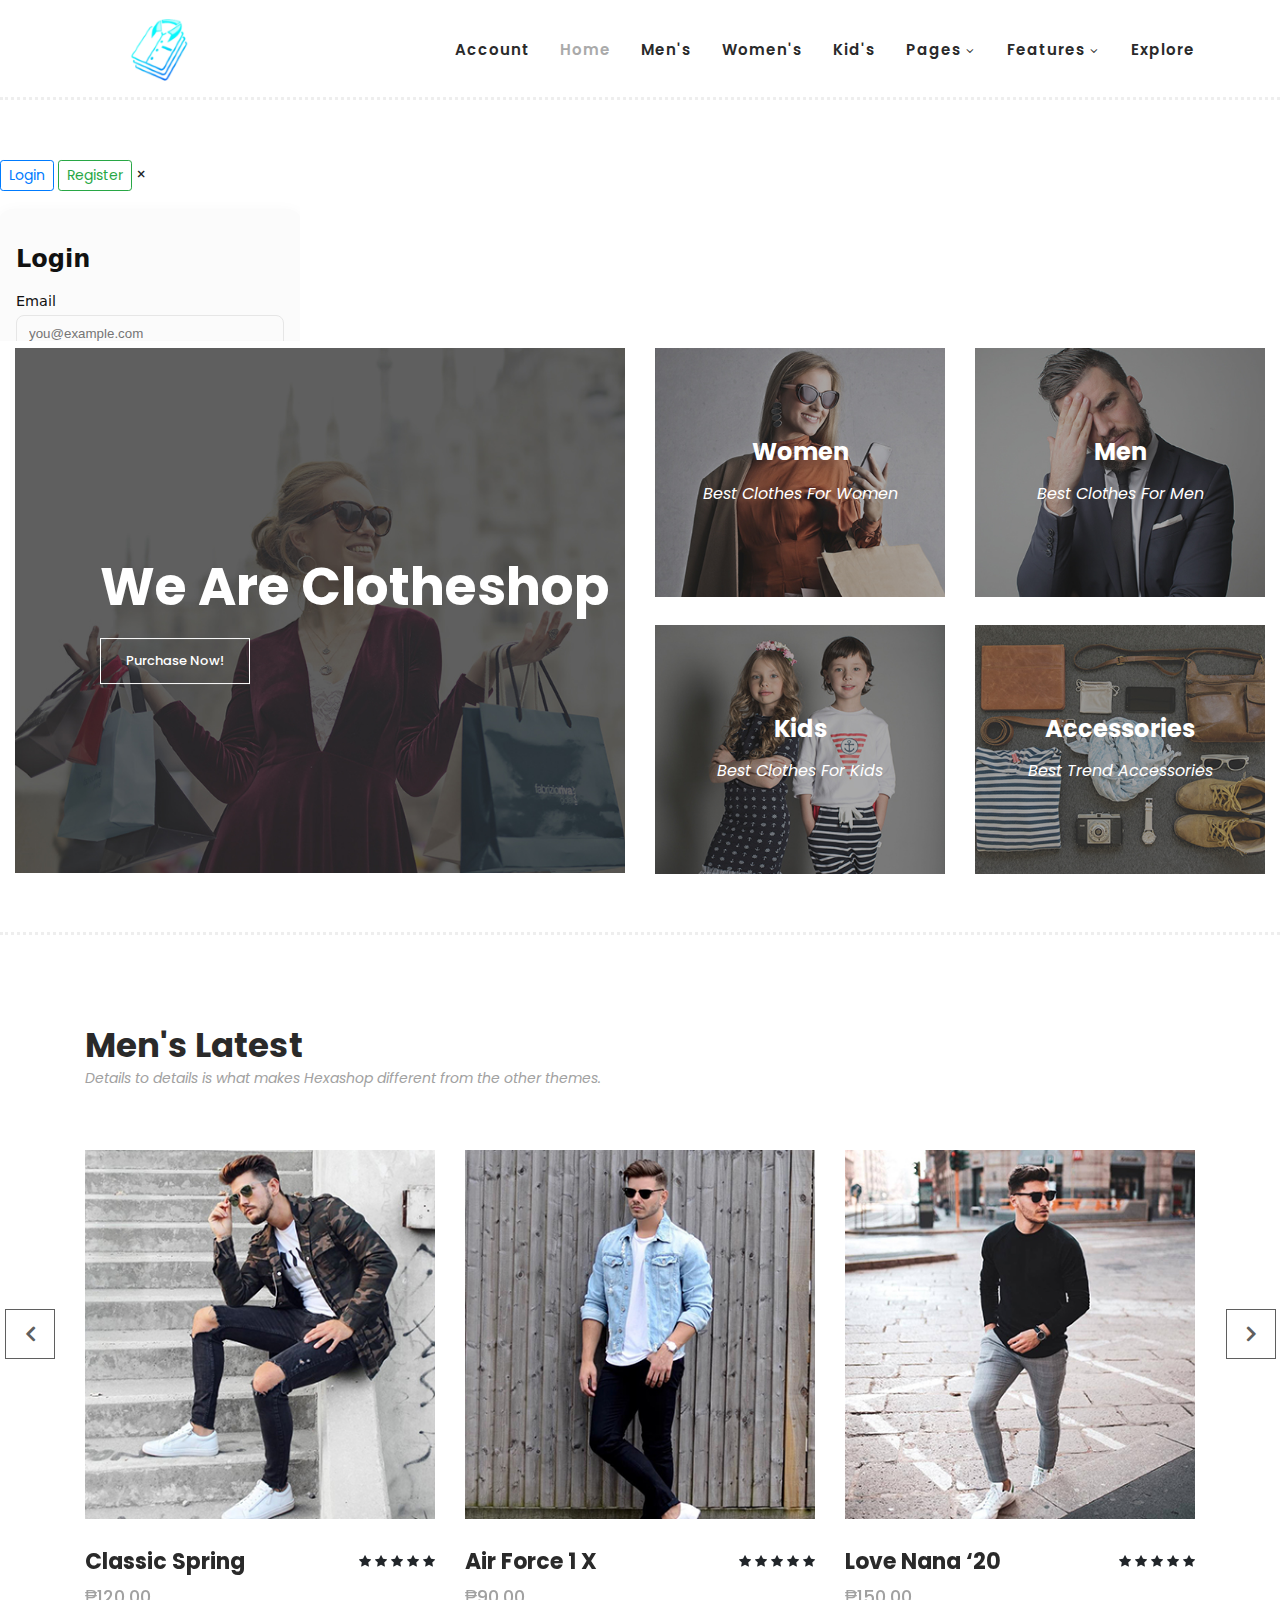
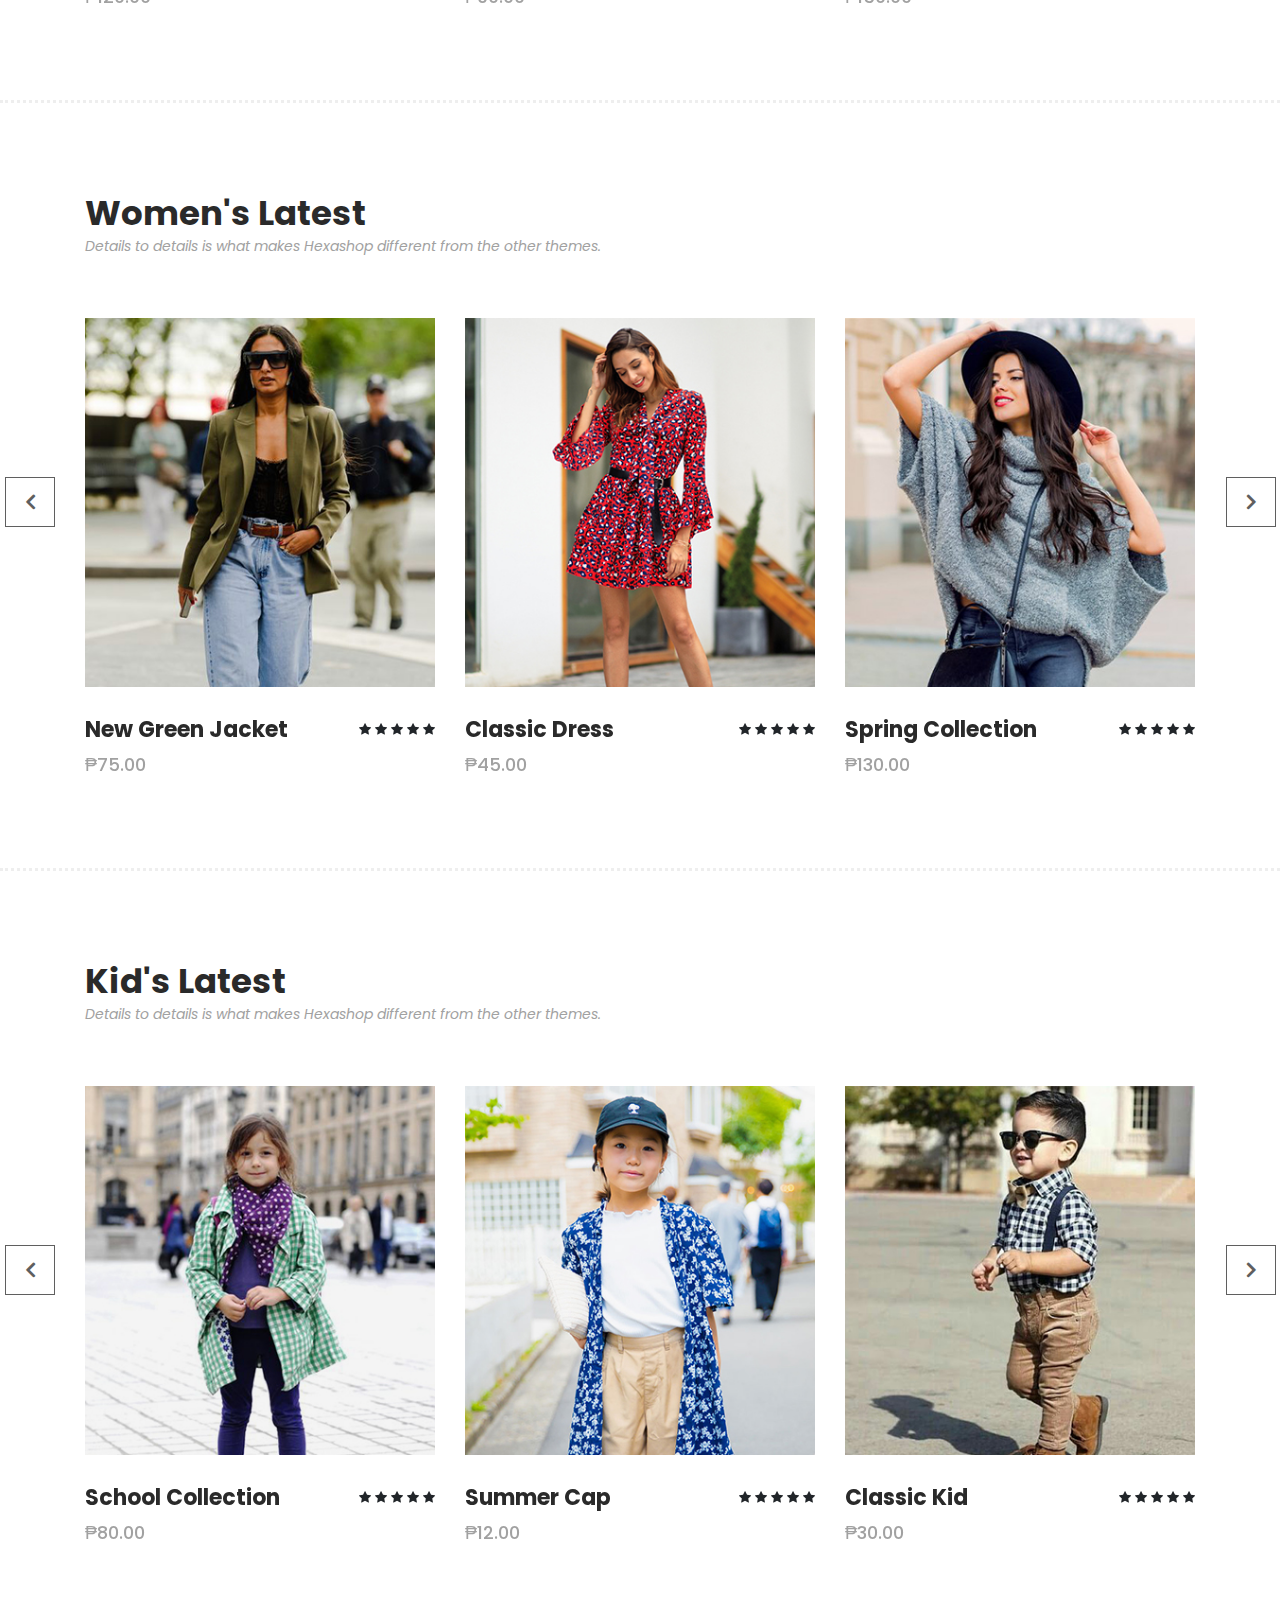
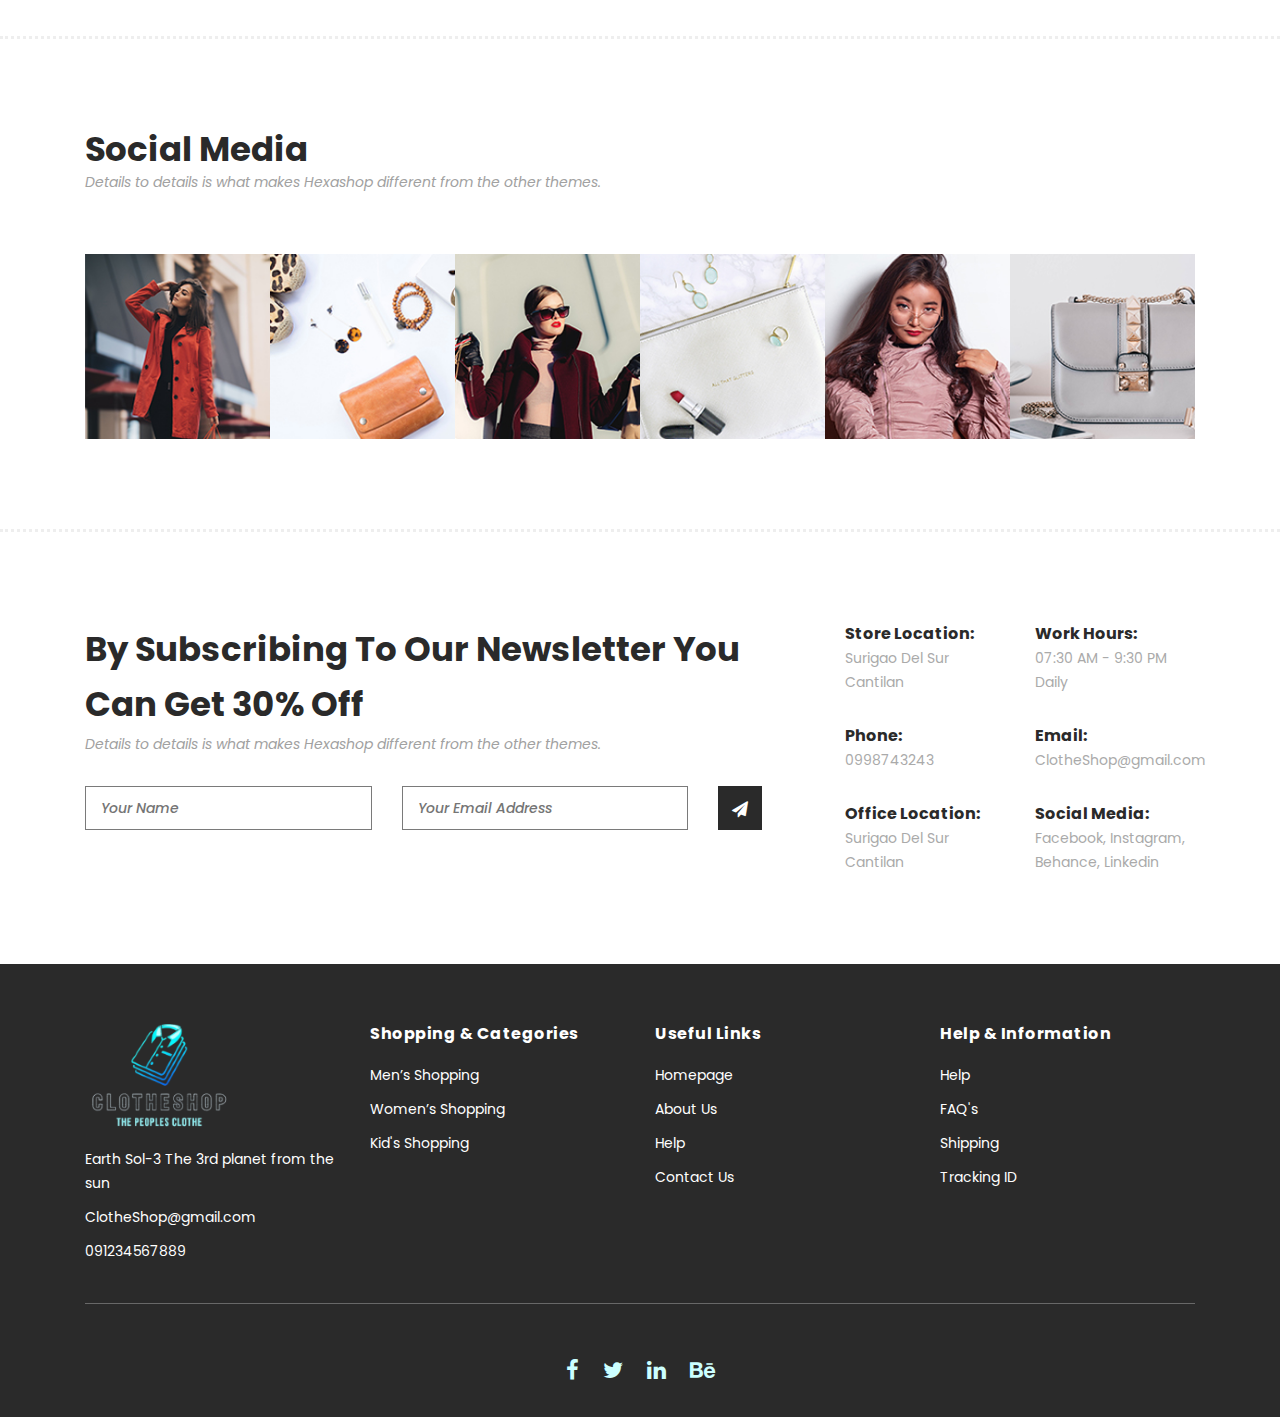
<file: index.html>
<!DOCTYPE html>
<html lang="en">

  <head>

    <meta charset="utf-8">
    <meta name="viewport" content="width=device-width, initial-scale=1, shrink-to-fit=no">
    <meta name="description" content="">
    <meta name="author" content="">
    <link href="https://fonts.googleapis.com/css?family=Poppins:100,200,300,400,500,600,700,800,900&display=swap" rel="stylesheet">

    <title>Shop Ecommerce</title>


    <!-- Additional CSS Files -->
    <link rel="stylesheet" type="text/css" href="assets/css/bootstrap.min.css">

    <link rel="stylesheet" type="text/css" href="assets/css/font-awesome.css">

    <link rel="stylesheet" href="assets/css/ashop.css">

    <link rel="stylesheet" href="assets/css/owl-carousel.css">

    <link rel="stylesheet" href="assets/css/lightbox.css">

    </head>
    
    <body>
        <script>
  // If redirected from single-product.html
  if (window.location.hash === "#login-required") {
    const modal = document.getElementById('auth-modal');
    const frame = document.getElementById('auth-frame');

    modal.style.display = 'flex';   // show modal
    frame.src = 'public/login.html'; // load login form
    document.body.style.overflow = 'hidden';
    
    // Optional: show a message
    document.getElementById('status').textContent = "⚠️ Please log in to continue.";
  }
</script>

    
    <!-- ***** Preloader Start ***** -->
    <div id="preloader">
        <div class="jumper">
            <div></div>
            <div></div>
            <div></div>
        </div>
    </div>  
    <!-- ***** Preloader End ***** -->
    
    
    <!-- ***** Header Area Start ***** -->
    <header class="header-area header-sticky">
        <div class="container">
            <div class="row">
                <div class="col-12">
                    <nav class="main-nav">
                        <!-- ***** Logo Start ***** -->
                        <a href="index.html" class="logo">
                            <img src="assets/images/logo.png">
                        </a>
                        <!-- ***** Logo End ***** -->
                        <!-- ***** Menu Start ***** -->
                        <ul class="nav">
                            <li><a href="javascript:void(0)" id="btn-account">Account</a></li>
                            <li class="scroll-to-section"><a href="#top" class="active">Home</a></li>
                            <li class="scroll-to-section"><a href="#men">Men's</a></li>
                            <li class="scroll-to-section"><a href="#women">Women's</a></li>
                            <li class="scroll-to-section"><a href="#kids">Kid's</a></li>
                            <li class="submenu">
                                <a href="javascript:;">Pages</a>
                                <ul>
                                    <li><a href="about.html">About Us</a></li>
                                    <li><a href="products.html">Products</a></li>
                                    <li><a href="single-product.html">Single Product</a></li>
                                    <li><a href="contact.html">Contact Us</a></li>
                                </ul>
                            </li>
                            <li class="submenu">
                                <a href="javascript:;">Features</a>
                                <ul>
                                    <li><a href="#">Features Page 1</a></li>
                                    <li><a href="#">Features Page 2</a></li>
                                    <li><a href="#">Features Page 3</a></li>
                                </ul>
                            </li>
                            <li class="scroll-to-section"><a href="#explore">Explore</a></li>
                        </ul>        
                        <a class='menu-trigger'>
                            <span>Menu</span>
                        </a>
                        <!-- ***** Menu End ***** -->
                    </nav>
                </div>
            </div>
        </div>
    </header>
    <!-- ***** Header Area End ***** -->

    <!-- ***** Main Banner Area Start ***** -->
    <div class="main-banner" id="top">
       <div id="auth-modal" class="auth-modal">
  <div class="auth-box">
    <div class="auth-header">
      <button id="btn-login" class="btn btn-outline-primary btn-sm">Login</button>
      <button id="btn-register" class="btn btn-outline-success btn-sm">Register</button>
      <button id="btn-logout" class="btn btn-outline-danger btn-sm" style="display:none;">Logout</button>
      <span id="btn-close" class="auth-close">&times;</span>
    </div>

    <iframe id="auth-frame" src="public/login.html" frameborder="0"></iframe>
    <div id="status" class="auth-status"></div>
  </div>
</div>

        <div class="container-fluid">
            <div class="row">
                <div class="col-lg-6">
                    <div class="left-content">
                        <div class="thumb">
                            <div class="inner-content">
                                <h4>We Are Clotheshop</h4>
                                <div class="main-border-button">
                                    <a href="#">Purchase Now!</a>
                                </div>
                            </div>
                            <img src="assets/images/left-banner-image.jpg" alt="">
                        </div>
                    </div>
                </div>
                <div class="col-lg-6">
                    <div class="right-content">
                        <div class="row">
                            <div class="col-lg-6">
                                <div class="right-first-image">
                                    <div class="thumb">
                                        <div class="inner-content">
                                            <h4>Women</h4>
                                            <span>Best Clothes For Women</span>
                                        </div>
                                        <div class="hover-content">
                                            <div class="inner">
                                                <h4>Women</h4>
                                                <p>Product Description</p>
                                                <div class="main-border-button">
                                                    <a href="#">Discover More</a>
                                                </div>
                                            </div>
                                        </div>
                                        <img src="assets/images/baner-right-image-01.jpg">
                                    </div>
                                </div>
                            </div>
                            <div class="col-lg-6">
                                <div class="right-first-image">
                                    <div class="thumb">
                                        <div class="inner-content">
                                            <h4>Men</h4>
                                            <span>Best Clothes For Men</span>
                                        </div>
                                        <div class="hover-content">
                                            <div class="inner">
                                                <h4>Men</h4>
                                                <p>Product Description</p>
                                                <div class="main-border-button">
                                                    <a href="#">Discover More</a>
                                                </div>
                                            </div>
                                        </div>
                                        <img src="assets/images/baner-right-image-02.jpg">
                                    </div>
                                </div>
                            </div>
                            <div class="col-lg-6">
                                <div class="right-first-image">
                                    <div class="thumb">
                                        <div class="inner-content">
                                            <h4>Kids</h4>
                                            <span>Best Clothes For Kids</span>
                                        </div>
                                        <div class="hover-content">
                                            <div class="inner">
                                                <h4>Kids</h4>
                                                <p>Product Description</p>
                                                <div class="main-border-button">
                                                    <a href="#">Discover More</a>
                                                </div>
                                            </div>
                                        </div>
                                        <img src="assets/images/baner-right-image-03.jpg">
                                    </div>
                                </div>
                            </div>
                            <div class="col-lg-6">
                                <div class="right-first-image">
                                    <div class="thumb">
                                        <div class="inner-content">
                                            <h4>Accessories</h4>
                                            <span>Best Trend Accessories</span>
                                        </div>
                                        <div class="hover-content">
                                            <div class="inner">
                                                <h4>Accessories</h4>
                                                <p>Product Description</p>
                                                <div class="main-border-button">
                                                    <a href="#">Discover More</a>
                                                </div>
                                            </div>
                                        </div>
                                        <img src="assets/images/baner-right-image-04.jpg">
                                    </div>
                                </div>
                            </div>
                        </div>
                    </div>
                </div>
            </div>
        </div>
    </div>
    <!-- ***** Main Banner Area End ***** -->

    <!-- ***** Men Area Starts ***** -->
    <section class="section" id="men">
        <div class="container">
            <div class="row">
                <div class="col-lg-6">
                    <div class="section-heading">
                        <h2>Men's Latest</h2>
                        <span>Details to details is what makes Hexashop different from the other themes.</span>
                    </div>
                </div>
            </div>
        </div>
        <div class="container">
            <div class="row">
                <div class="col-lg-12">
                    <div class="men-item-carousel">
                        <div class="owl-men-item owl-carousel">
                            <div class="item">
                                <div class="thumb">
                                    <div class="hover-content">
                                        <ul>
                                            <li><a href="single-product.html"><i class="fa fa-eye"></i></a></li>
                                            <li><a href="single-product.html"><i class="fa fa-star"></i></a></li>
                                            <li><a href="single-product.html"><i class="fa fa-shopping-cart"></i></a></li>
                                        </ul>
                                    </div>
                                    <img src="assets/images/men-01.jpg" alt="">
                                </div>
                                <div class="down-content">
                                    <h4>Classic Spring</h4>
                                    <span>₱120.00</span>
                                    <ul class="stars">
                                        <li><i class="fa fa-star"></i></li>
                                        <li><i class="fa fa-star"></i></li>
                                        <li><i class="fa fa-star"></i></li>
                                        <li><i class="fa fa-star"></i></li>
                                        <li><i class="fa fa-star"></i></li>
                                    </ul>
                                </div>
                            </div>
                            <div class="item">
                                <div class="thumb">
                                    <div class="hover-content">
                                        <ul>
                                            <li><a href="single-product.html"><i class="fa fa-eye"></i></a></li>
                                            <li><a href="single-product.html"><i class="fa fa-star"></i></a></li>
                                            <li><a href="single-product.html"><i class="fa fa-shopping-cart"></i></a></li>
                                        </ul>
                                    </div>
                                    <img src="assets/images/men-02.jpg" alt="">
                                </div>
                                <div class="down-content">
                                    <h4>Air Force 1 X</h4>
                                    <span>₱90.00</span>
                                    <ul class="stars">
                                        <li><i class="fa fa-star"></i></li>
                                        <li><i class="fa fa-star"></i></li>
                                        <li><i class="fa fa-star"></i></li>
                                        <li><i class="fa fa-star"></i></li>
                                        <li><i class="fa fa-star"></i></li>
                                    </ul>
                                </div>
                            </div>
                            <div class="item">
                                <div class="thumb">
                                    <div class="hover-content">
                                        <ul>
                                            <li><a href="single-product.html"><i class="fa fa-eye"></i></a></li>
                                            <li><a href="single-product.html"><i class="fa fa-star"></i></a></li>
                                            <li><a href="single-product.html"><i class="fa fa-shopping-cart"></i></a></li>
                                        </ul>
                                    </div>
                                    <img src="assets/images/men-03.jpg" alt="">
                                </div>
                                <div class="down-content">
                                    <h4>Love Nana ‘20</h4>
                                    <span>₱150.00</span>
                                    <ul class="stars">
                                        <li><i class="fa fa-star"></i></li>
                                        <li><i class="fa fa-star"></i></li>
                                        <li><i class="fa fa-star"></i></li>
                                        <li><i class="fa fa-star"></i></li>
                                        <li><i class="fa fa-star"></i></li>
                                    </ul>
                                </div>
                            </div>
                            <div class="item">
                                <div class="thumb">
                                    <div class="hover-content">
                                        <ul>
                                            <li><a href="single-product.html"><i class="fa fa-eye"></i></a></li>
                                            <li><a href="single-product.html"><i class="fa fa-star"></i></a></li>
                                            <li><a href="single-product.html"><i class="fa fa-shopping-cart"></i></a></li>
                                        </ul>
                                    </div>
                                    <img src="assets/images/men-01.jpg" alt="">
                                </div>
                                <div class="down-content">
                                    <h4>Classic Spring</h4>
                                    <span>₱120.00</span>
                                    <ul class="stars">
                                        <li><i class="fa fa-star"></i></li>
                                        <li><i class="fa fa-star"></i></li>
                                        <li><i class="fa fa-star"></i></li>
                                        <li><i class="fa fa-star"></i></li>
                                        <li><i class="fa fa-star"></i></li>
                                    </ul>
                                </div>
                            </div>
                        </div>
                    </div>
                </div>
            </div>
        </div>
    </section>
    <!-- ***** Men Area Ends ***** -->

    <!-- ***** Women Area Starts ***** -->
    <section class="section" id="women">
        <div class="container">
            <div class="row">
                <div class="col-lg-6">
                    <div class="section-heading">
                        <h2>Women's Latest</h2>
                        <span>Details to details is what makes Hexashop different from the other themes.</span>
                    </div>
                </div>
            </div>
        </div>
        <div class="container">
            <div class="row">
                <div class="col-lg-12">
                    <div class="women-item-carousel">
                        <div class="owl-women-item owl-carousel">
                            <div class="item">
                                <div class="thumb">
                                    <div class="hover-content">
                                        <ul>
                                            <li><a href="single-product.html"><i class="fa fa-eye"></i></a></li>
                                            <li><a href="single-product.html"><i class="fa fa-star"></i></a></li>
                                            <li><a href="single-product.html"><i class="fa fa-shopping-cart"></i></a></li>
                                        </ul>
                                    </div>
                                    <img src="assets/images/women-01.jpg" alt="">
                                </div>
                                <div class="down-content">
                                    <h4>New Green Jacket</h4>
                                    <span>₱75.00</span>
                                    <ul class="stars">
                                        <li><i class="fa fa-star"></i></li>
                                        <li><i class="fa fa-star"></i></li>
                                        <li><i class="fa fa-star"></i></li>
                                        <li><i class="fa fa-star"></i></li>
                                        <li><i class="fa fa-star"></i></li>
                                    </ul>
                                </div>
                            </div>
                            <div class="item">
                                <div class="thumb">
                                    <div class="hover-content">
                                        <ul>
                                            <li><a href="single-product.html"><i class="fa fa-eye"></i></a></li>
                                            <li><a href="single-product.html"><i class="fa fa-star"></i></a></li>
                                            <li><a href="single-product.html"><i class="fa fa-shopping-cart"></i></a></li>
                                        </ul>
                                    </div>
                                    <img src="assets/images/women-02.jpg" alt="">
                                </div>
                                <div class="down-content">
                                    <h4>Classic Dress</h4>
                                    <span>₱45.00</span>
                                    <ul class="stars">
                                        <li><i class="fa fa-star"></i></li>
                                        <li><i class="fa fa-star"></i></li>
                                        <li><i class="fa fa-star"></i></li>
                                        <li><i class="fa fa-star"></i></li>
                                        <li><i class="fa fa-star"></i></li>
                                    </ul>
                                </div>
                            </div>
                            <div class="item">
                                <div class="thumb">
                                    <div class="hover-content">
                                        <ul>
                                            <li><a href="single-product.html"><i class="fa fa-eye"></i></a></li>
                                            <li><a href="single-product.html"><i class="fa fa-star"></i></a></li>
                                            <li><a href="single-product.html"><i class="fa fa-shopping-cart"></i></a></li>
                                        </ul>
                                    </div>
                                    <img src="assets/images/women-03.jpg" alt="">
                                </div>
                                <div class="down-content">
                                    <h4>Spring Collection</h4>
                                    <span>₱130.00</span>
                                    <ul class="stars">
                                        <li><i class="fa fa-star"></i></li>
                                        <li><i class="fa fa-star"></i></li>
                                        <li><i class="fa fa-star"></i></li>
                                        <li><i class="fa fa-star"></i></li>
                                        <li><i class="fa fa-star"></i></li>
                                    </ul>
                                </div>
                            </div>
                            <div class="item">
                                <div class="thumb">
                                    <div class="hover-content">
                                        <ul>
                                            <li><a href="single-product.html"><i class="fa fa-eye"></i></a></li>
                                            <li><a href="single-product.html"><i class="fa fa-star"></i></a></li>
                                            <li><a href="single-product.html"><i class="fa fa-shopping-cart"></i></a></li>
                                        </ul>
                                    </div>
                                    <img src="assets/images/women-01.jpg" alt="">
                                </div>
                                <div class="down-content">
                                    <h4>Classic Spring</h4>
                                    <span>₱120.00</span>
                                    <ul class="stars">
                                        <li><i class="fa fa-star"></i></li>
                                        <li><i class="fa fa-star"></i></li>
                                        <li><i class="fa fa-star"></i></li>
                                        <li><i class="fa fa-star"></i></li>
                                        <li><i class="fa fa-star"></i></li>
                                    </ul>
                                </div>
                            </div>
                        </div>
                    </div>
                </div>
            </div>
        </div>
    </section>
    <!-- ***** Women Area Ends ***** -->

    <!-- ***** Kids Area Starts ***** -->
    <section class="section" id="kids">
        <div class="container">
            <div class="row">
                <div class="col-lg-6">
                    <div class="section-heading">
                        <h2>Kid's Latest</h2>
                        <span>Details to details is what makes Hexashop different from the other themes.</span>
                    </div>
                </div>
            </div>
        </div>
        <div class="container">
            <div class="row">
                <div class="col-lg-12">
                    <div class="kid-item-carousel">
                        <div class="owl-kid-item owl-carousel">
                            <div class="item">
                                <div class="thumb">
                                    <div class="hover-content">
                                        <ul>
                                            <li><a href="single-product.html"><i class="fa fa-eye"></i></a></li>
                                            <li><a href="single-product.html"><i class="fa fa-star"></i></a></li>
                                            <li><a href="single-product.html"><i class="fa fa-shopping-cart"></i></a></li>
                                        </ul>
                                    </div>
                                    <img src="assets/images/kid-01.jpg" alt="">
                                </div>
                                <div class="down-content">
                                    <h4>School Collection</h4>
                                    <span>₱80.00</span>
                                    <ul class="stars">
                                        <li><i class="fa fa-star"></i></li>
                                        <li><i class="fa fa-star"></i></li>
                                        <li><i class="fa fa-star"></i></li>
                                        <li><i class="fa fa-star"></i></li>
                                        <li><i class="fa fa-star"></i></li>
                                    </ul>
                                </div>
                            </div>
                            <div class="item">
                                <div class="thumb">
                                    <div class="hover-content">
                                        <ul>
                                            <li><a href="single-product.html"><i class="fa fa-eye"></i></a></li>
                                            <li><a href="single-product.html"><i class="fa fa-star"></i></a></li>
                                            <li><a href="single-product.html"><i class="fa fa-shopping-cart"></i></a></li>
                                        </ul>
                                    </div>
                                    <img src="assets/images/kid-02.jpg" alt="">
                                </div>
                                <div class="down-content">
                                    <h4>Summer Cap</h4>
                                    <span>₱12.00</span>
                                    <ul class="stars">
                                        <li><i class="fa fa-star"></i></li>
                                        <li><i class="fa fa-star"></i></li>
                                        <li><i class="fa fa-star"></i></li>
                                        <li><i class="fa fa-star"></i></li>
                                        <li><i class="fa fa-star"></i></li>
                                    </ul>
                                </div>
                            </div>
                            <div class="item">
                                <div class="thumb">
                                    <div class="hover-content">
                                        <ul>
                                            <li><a href="single-product.html"><i class="fa fa-eye"></i></a></li>
                                            <li><a href="single-product.html"><i class="fa fa-star"></i></a></li>
                                            <li><a href="single-product.html"><i class="fa fa-shopping-cart"></i></a></li>
                                        </ul>
                                    </div>
                                    <img src="assets/images/kid-03.jpg" alt="">
                                </div>
                                <div class="down-content">
                                    <h4>Classic Kid</h4>
                                    <span>₱30.00</span>
                                    <ul class="stars">
                                        <li><i class="fa fa-star"></i></li>
                                        <li><i class="fa fa-star"></i></li>
                                        <li><i class="fa fa-star"></i></li>
                                        <li><i class="fa fa-star"></i></li>
                                        <li><i class="fa fa-star"></i></li>
                                    </ul>
                                </div>
                            </div>
                            <div class="item">
                                <div class="thumb">
                                    <div class="hover-content">
                                        <ul>
                                            <li><a href="single-product.html"><i class="fa fa-eye"></i></a></li>
                                            <li><a href="single-product.html"><i class="fa fa-star"></i></a></li>
                                            <li><a href="single-product.html"><i class="fa fa-shopping-cart"></i></a></li>
                                        </ul>
                                    </div>
                                    <img src="assets/images/kid-01.jpg" alt="">
                                </div>
                                <div class="down-content">
                                    <h4>Classic Spring</h4>
                                    <span>₱120.00</span>
                                    <ul class="stars">
                                        <li><i class="fa fa-star"></i></li>
                                        <li><i class="fa fa-star"></i></li>
                                        <li><i class="fa fa-star"></i></li>
                                        <li><i class="fa fa-star"></i></li>
                                        <li><i class="fa fa-star"></i></li>
                                    </ul>
                                </div>
                            </div>
                        </div>
                    </div>
                </div>
            </div>
        </div>
    </section>
    <!-- ***** Kids Area Ends ***** -->
    <!-- ***** Social Area Starts ***** -->
    <section class="section" id="social">
        <div class="container">
            <div class="row">
                <div class="col-lg-12">
                    <div class="section-heading">
                        <h2>Social Media</h2>
                        <span>Details to details is what makes Hexashop different from the other themes.</span>
                    </div>
                </div>
            </div>
        </div>
        <div class="container">
            <div class="row images">
                <div class="col-2">
                    <div class="thumb">
                        <div class="icon">
                            <a href="http://instagram.com">
                                <h6>Fashion</h6>
                                <i class="fa fa-instagram"></i>
                            </a>
                        </div>
                        <img src="assets/images/instagram-01.jpg" alt="">
                    </div>
                </div>
                <div class="col-2">
                    <div class="thumb">
                        <div class="icon">
                            <a href="http://instagram.com">
                                <h6>New</h6>
                                <i class="fa fa-instagram"></i>
                            </a>
                        </div>
                        <img src="assets/images/instagram-02.jpg" alt="">
                    </div>
                </div>
                <div class="col-2">
                    <div class="thumb">
                        <div class="icon">
                            <a href="http://instagram.com">
                                <h6>Brand</h6>
                                <i class="fa fa-instagram"></i>
                            </a>
                        </div>
                        <img src="assets/images/instagram-03.jpg" alt="">
                    </div>
                </div>
                <div class="col-2">
                    <div class="thumb">
                        <div class="icon">
                            <a href="http://instagram.com">
                                <h6>Makeup</h6>
                                <i class="fa fa-instagram"></i>
                            </a>
                        </div>
                        <img src="assets/images/instagram-04.jpg" alt="">
                    </div>
                </div>
                <div class="col-2">
                    <div class="thumb">
                        <div class="icon">
                            <a href="http://instagram.com">
                                <h6>Leather</h6>
                                <i class="fa fa-instagram"></i>
                            </a>
                        </div>
                        <img src="assets/images/instagram-05.jpg" alt="">
                    </div>
                </div>
                <div class="col-2">
                    <div class="thumb">
                        <div class="icon">
                            <a href="http://instagram.com">
                                <h6>Bag</h6>
                                <i class="fa fa-instagram"></i>
                            </a>
                        </div>
                        <img src="assets/images/instagram-06.jpg" alt="">
                    </div>
                </div>
            </div>
        </div>
    </section>
    <!-- ***** Social Area Ends ***** -->

    <!-- ***** Subscribe Area Starts ***** -->
    <div class="subscribe">
        <div class="container">
            <div class="row">
                <div class="col-lg-8">
                    <div class="section-heading">
                        <h2>By Subscribing To Our Newsletter You Can Get 30% Off</h2>
                        <span>Details to details is what makes Hexashop different from the other themes.</span>
                    </div>
                    <form id="subscribe" action="" method="get">
                        <div class="row">
                          <div class="col-lg-5">
                            <fieldset>
                              <input name="name" type="text" id="name" placeholder="Your Name" required="">
                            </fieldset>
                          </div>
                          <div class="col-lg-5">
                            <fieldset>
                              <input name="email" type="text" id="email" pattern="[^ @]*@[^ @]*" placeholder="Your Email Address" required="">
                            </fieldset>
                          </div>
                          <div class="col-lg-2">
                            <fieldset>
                              <button type="submit" id="form-submit" class="main-dark-button"><i class="fa fa-paper-plane"></i></button>
                            </fieldset>
                          </div>
                        </div>
                    </form>
                </div>
                <div class="col-lg-4">
                    <div class="row">
                        <div class="col-6">
                            <ul>
                                <li>Store Location:<br><span>Surigao Del Sur Cantilan</span></li>
                                <li>Phone:<br><span>0998743243</span></li>
                                <li>Office Location:<br><span>Surigao Del Sur Cantilan</span></li>
                            </ul>
                        </div>
                        <div class="col-6">
                            <ul>
                                <li>Work Hours:<br><span>07:30 AM - 9:30 PM Daily</span></li>
                                <li>Email:<br><span>ClotheShop@gmail.com</span></li>
                                <li>Social Media:<br><span><a href="#">Facebook</a>, <a href="#">Instagram</a>, <a href="#">Behance</a>, <a href="#">Linkedin</a></span></li>
                            </ul>
                        </div>
                    </div>
                </div>
            </div>
        </div>
    </div>
    <!-- ***** Subscribe Area Ends ***** -->
    
    <!-- ***** Footer Start ***** -->
    <footer>
        <div class="container">
            <div class="row">
                <div class="col-lg-3">
                    <div class="first-item">
                        <div class="logo">
                            <img src="assets/images/white-logo.png" alt="shop">
                        </div>
                        <ul>
                            <li><a href="#">Earth Sol-3 The 3rd planet from the sun</a></li>
                            <li><a href="#">ClotheShop@gmail.com</a></li>
                            <li><a href="#">091234567889</a></li>
                        </ul>
                    </div>
                </div>
                <div class="col-lg-3">
                    <h4>Shopping &amp; Categories</h4>
                    <ul>
                        <li><a href="#">Men’s Shopping</a></li>
                        <li><a href="#">Women’s Shopping</a></li>
                        <li><a href="#">Kid's Shopping</a></li>
                    </ul>
                </div>
                <div class="col-lg-3">
                    <h4>Useful Links</h4>
                    <ul>
                        <li><a href="#">Homepage</a></li>
                        <li><a href="#">About Us</a></li>
                        <li><a href="#">Help</a></li>
                        <li><a href="#">Contact Us</a></li>
                    </ul>
                </div>
                <div class="col-lg-3">
                    <h4>Help &amp; Information</h4>
                    <ul>
                        <li><a href="#">Help</a></li>
                        <li><a href="#">FAQ's</a></li>
                        <li><a href="#">Shipping</a></li>
                        <li><a href="#">Tracking ID</a></li>
                    </ul>
                </div>
                <div class="col-lg-12">
                    <div class="under-footer">
                        <ul>
                            <li><a href="#"><i class="fa fa-facebook"></i></a></li>
                            <li><a href="#"><i class="fa fa-twitter"></i></a></li>
                            <li><a href="#"><i class="fa fa-linkedin"></i></a></li>
                            <li><a href="#"><i class="fa fa-behance"></i></a></li>
                        </ul>
                    </div>
                </div>
            </div>
        </div>
    </footer>
    

    <!-- jQuery -->
    <script src="assets/js/jquery-2.1.0.min.js"></script>

    <!-- Bootstrap -->
    <script src="assets/js/popper.js"></script>
    <script src="assets/js/bootstrap.min.js"></script>

    <!-- Plugins -->
    <script src="assets/js/owl-carousel.js"></script>
    <script src="assets/js/accordions.js"></script>
    <script src="assets/js/datepicker.js"></script>
    <script src="assets/js/scrollreveal.min.js"></script>
    <script src="assets/js/waypoints.min.js"></script>
    <script src="assets/js/jquery.counterup.min.js"></script>
    <script src="assets/js/imgfix.min.js"></script> 
    <script src="assets/js/slick.js"></script> 
    <script src="assets/js/lightbox.js"></script> 
    <script src="assets/js/isotope.js"></script> 
    
    <!-- Global Init -->
    <script src="assets/js/custom.js"></script>

    <script>
         const modal = document.getElementById('auth-modal');
  const frame = document.getElementById('auth-frame');
  const statusEl = document.getElementById('status');
  const btnLogout = document.getElementById('btn-logout');

  // Open modal
  document.getElementById('btn-account').onclick = () => {
    modal.style.display = 'flex';
    document.body.style.overflow = 'hidden'; // lock scroll
  };

  // Close modal
  document.getElementById('btn-close').onclick = () => {
    modal.style.display = 'none';
    document.body.style.overflow = '';
  };

  // Switch iframe pages
  document.getElementById('btn-login').onclick = () => frame.src = 'public/login.html';
  document.getElementById('btn-register').onclick = () => frame.src = 'public/register.html';

  // Logout
  btnLogout.onclick = () => {
    localStorage.removeItem('currentUser');
    statusEl.textContent = 'Logged out.';
    frame.src = 'public/login.html';
    btnLogout.style.display = 'none';
  };

  // Handle iframe messages
  window.addEventListener('message', e => {
    if (e.data?.type === 'login-success') {
      localStorage.setItem('currentUser', JSON.stringify(e.data.user));
      statusEl.textContent = `Logged in as ${e.data.user.name} (${e.data.user.email})`;
      btnLogout.style.display = 'inline-block';
    }
    if (e.data?.type === 'register-success') {
      statusEl.textContent = `Registered ${e.data.user.email}. You can now log in.`;
      frame.src = 'public/login.html';
    }
  });

  // On load, check session
  const savedUser = localStorage.getItem('currentUser');
  if (savedUser) {
    const u = JSON.parse(savedUser);
    statusEl.textContent = `Welcome back, ${u.name} (${u.email})`;
    btnLogout.style.display = 'inline-block';
  }

        $(function() {
            var selectedClass = "";
            $("p").click(function(){
            selectedClass = $(this).attr("data-rel");
            $("#portfolio").fadeTo(50, 0.1);
                $("#portfolio div").not("."+selectedClass).fadeOut();
            setTimeout(function() {
              $("."+selectedClass).fadeIn();
              $("#portfolio").fadeTo(50, 1);
            }, 500);
                
            });
        });

    </script>
<!-- ***** Auth Modal ***** -->


  </body>
</html>
</file>
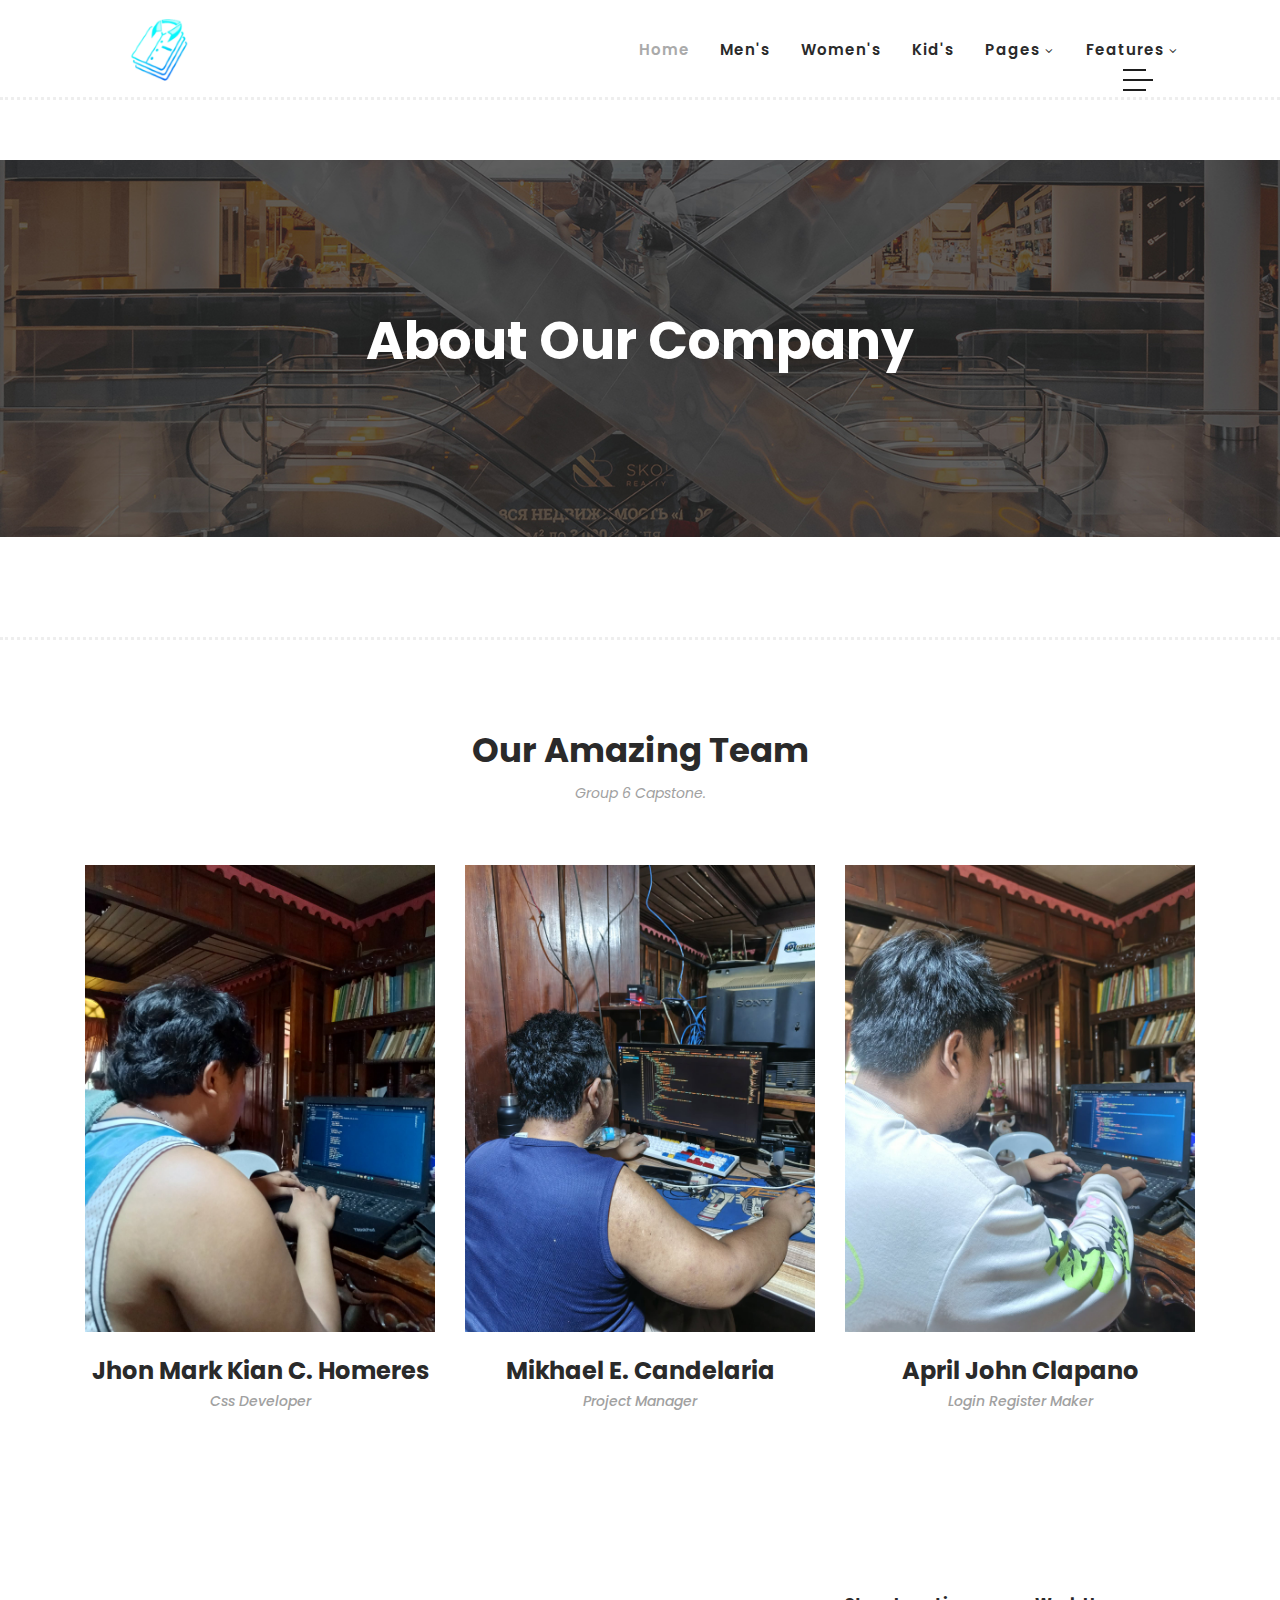
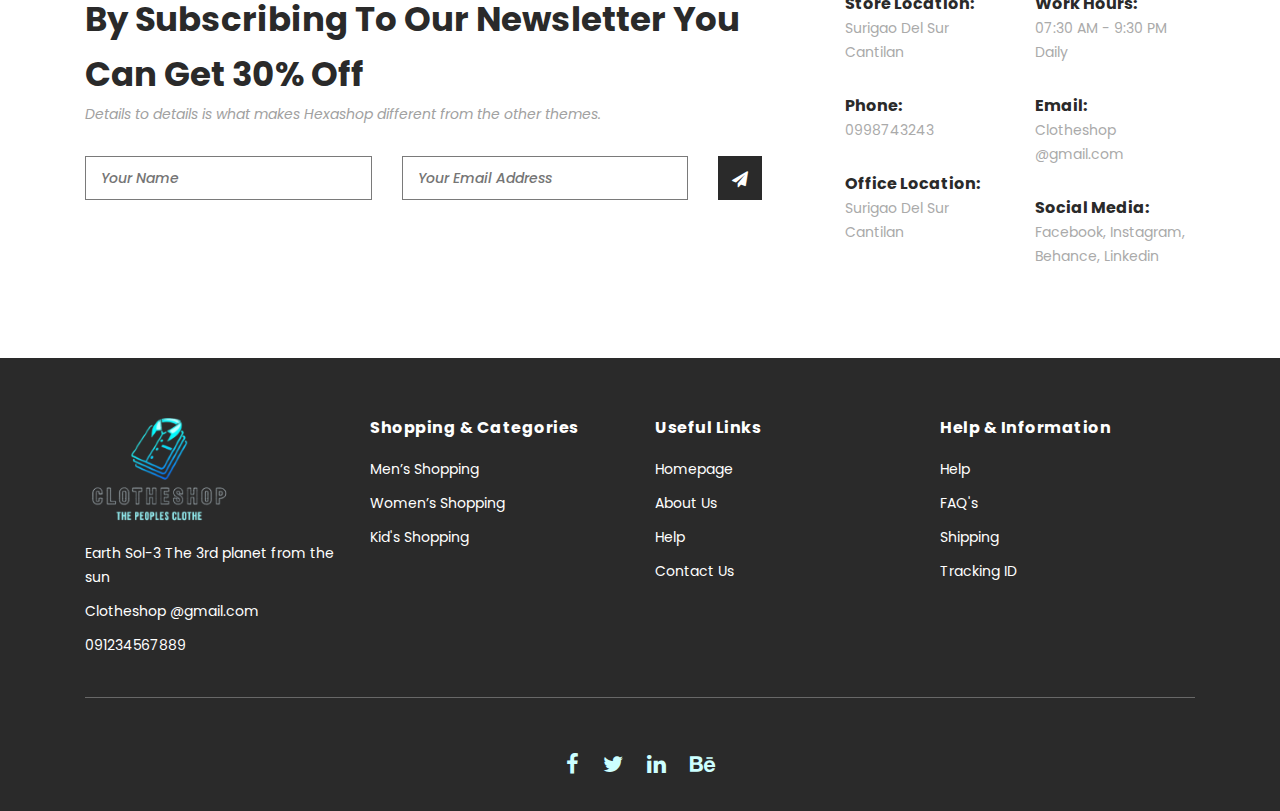
<file: about.html>
<!DOCTYPE html>
<html lang="en">

  <head>

    <meta charset="utf-8">
    <meta name="viewport" content="width=device-width, initial-scale=1, shrink-to-fit=no">
    <meta name="description" content="">
    <meta name="author" content="">
    <link href="https://fonts.googleapis.com/css?family=Poppins:100,200,300,400,500,600,700,800,900&display=swap" rel="stylesheet">

    <title>Hexashop - About Page</title>


    <!-- Additional CSS Files -->
    <link rel="stylesheet" type="text/css" href="assets/css/bootstrap.min.css">

    <link rel="stylesheet" type="text/css" href="assets/css/font-awesome.css">

    <link rel="stylesheet" href="assets/css/ashop.css">

    <link rel="stylesheet" href="assets/css/owl-carousel.css">

    <link rel="stylesheet" href="assets/css/lightbox.css">

    </head>
    
    <body>
    
    <!-- ***** Preloader Start ***** -->
    <div id="preloader">
        <div class="jumper">
            <div></div>
            <div></div>
            <div></div>
        </div>
    </div>  
    <!-- ***** Preloader End ***** -->
    
    
    <!-- ***** Header Area Start ***** -->
    <header class="header-area header-sticky">
        <div class="container">
            <div class="row">
                <div class="col-12">
                    <nav class="main-nav">
                        <!-- ***** Logo Start ***** -->
                        <a href="index.html" class="logo">
                            <img src="assets/images/logo.png">
                        </a>
                        <!-- ***** Logo End ***** -->
                        <!-- ***** Menu Start ***** -->
                        <ul class="nav">
                            <li class="scroll-to-section"><a href="index.html" class="active">Home</a></li>
                            <li class="scroll-to-section"><a href="index.html">Men's</a></li>
                            <li class="scroll-to-section"><a href="index.html">Women's</a></li>
                            <li class="scroll-to-section"><a href="index.html">Kid's</a></li>
                            <li class="submenu">
                                <a href="javascript:;">Pages</a>
                                <ul>
                                    <li><a href="about.html">About Us</a></li>
                                    <li><a href="products.html">Products</a></li>
                                    <li><a href="single-product.html">Single Product</a></li>
                                    <li><a href="contact.html">Contact Us</a></li>
                                </ul>
                            </li>
                            <li class="submenu">
                                <a href="javascript:;">Features</a>
                                <ul>
                                    <li><a href="#">Features Page 1</a></li>
                                    <li><a href="#">Features Page 2</a></li>
                                    <li><a href="#">Features Page 3</a></li> 
                            </li>
                            <li class="scroll-to-section"><a href="index.html">Explore</a></li>
                        </ul>        
                        <a class='menu-trigger'>
                            <span>Menu</span>
                        </a>
                        <!-- ***** Menu End ***** -->
                    </nav>
                </div>
            </div>
        </div>
    </header>
    <!-- ***** Header Area End ***** -->

    <!-- ***** Main Banner Area Start ***** -->
    <div class="page-heading about-page-heading" id="top">
        <div class="container">
            <div class="row">
                <div class="col-lg-12">
                    <div class="inner-content">
                        <h2>About Our Company</h2>
                    </div>
                </div>
            </div>
        </div>
    </div>
    <!-- ***** Main Banner Area End ***** -->

    <!-- ***** Our Team Area Starts ***** -->
    <section class="our-team">
        <div class="container">
            <div class="row">
                <div class="col-lg-12">
                    <div class="section-heading">
                        <h2>Our Amazing Team</h2>
                        <span>Group 6 Capstone.</span>
                    </div>
                </div>
                <div class="col-lg-4">
                    <div class="team-item">
                        <div class="thumb">
                            <div class="hover-effect">
                                <div class="inner-content">
                                    <ul>
                                        <li><a href="#"><i class="fa fa-facebook"></i></a></li>
                                        <li><a href="#"><i class="fa fa-twitter"></i></a></li>
                                        <li><a href="#"><i class="fa fa-linkedin"></i></a></li>
                                        <li><a href="#"><i class="fa fa-behance"></i></a></li>
                                    </ul>
                                </div>
                            </div>
                            <img src="assets/images/team-member-01.jpg">
                        </div>
                        <div class="down-content">
                            <h4>Jhon Mark Kian C. Homeres</h4>
                            <span>Css Developer</span>
                        </div>
                    </div>
                </div>
                <div class="col-lg-4">
                    <div class="team-item">
                        <div class="thumb">
                            <div class="hover-effect">
                                <div class="inner-content">
                                    <ul>
                                        <li><a href="#"><i class="fa fa-facebook"></i></a></li>
                                        <li><a href="#"><i class="fa fa-twitter"></i></a></li>
                                        <li><a href="#"><i class="fa fa-linkedin"></i></a></li>
                                        <li><a href="#"><i class="fa fa-behance"></i></a></li>
                                    </ul>
                                </div>
                            </div>
                            <img src="assets/images/team-member-02.jpg">
                        </div>
                        <div class="down-content">
                            <h4>Mikhael E. Candelaria</h4>
                            <span>Project Manager</span>
                        </div>
                    </div>
                </div>
                <div class="col-lg-4">
                    <div class="team-item">
                        <div class="thumb">
                            <div class="hover-effect">
                                <div class="inner-content">
                                    <ul>
                                        <li><a href="#"><i class="fa fa-facebook"></i></a></li>
                                        <li><a href="#"><i class="fa fa-twitter"></i></a></li>
                                        <li><a href="#"><i class="fa fa-linkedin"></i></a></li>
                                        <li><a href="#"><i class="fa fa-behance"></i></a></li>
                                    </ul>
                                </div>
                            </div>
                            <img src="assets/images/team-member-03.jpg">
                        </div>
                        <div class="down-content">
                            <h4>April John Clapano</h4>
                            <span>Login Register Maker</span>
                        </div>
                    </div>
                </div>
            </div>
        </div>
    </section>
    <!-- ***** Our Team Area Ends ***** -->

    

    <!-- ***** Subscribe Area Starts ***** -->
    <div class="subscribe">
        <div class="container">
            <div class="row">
                <div class="col-lg-8">
                    <div class="section-heading">
                        <h2>By Subscribing To Our Newsletter You Can Get 30% Off</h2>
                        <span>Details to details is what makes Hexashop different from the other themes.</span>
                    </div>
                    <form id="subscribe" action="" method="get">
                        <div class="row">
                          <div class="col-lg-5">
                            <fieldset>
                              <input name="name" type="text" id="name" placeholder="Your Name" required="">
                            </fieldset>
                          </div>
                          <div class="col-lg-5">
                            <fieldset>
                              <input name="email" type="text" id="email" pattern="[^ @]*@[^ @]*" placeholder="Your Email Address" required="">
                            </fieldset>
                          </div>
                          <div class="col-lg-2">
                            <fieldset>
                              <button type="submit" id="form-submit" class="main-dark-button"><i class="fa fa-paper-plane"></i></button>
                            </fieldset>
                          </div>
                        </div>
                    </form>
                </div>
                <div class="col-lg-4">
                    <div class="row">
                        <div class="col-6">
                            <ul>
                                <li>Store Location:<br><span>Surigao Del Sur Cantilan</span></li>
                                <li>Phone:<br><span>0998743243</span></li>
                                <li>Office Location:<br><span>Surigao Del Sur Cantilan</span></li>
                            </ul>
                        </div>
                        <div class="col-6">
                            <ul>
                                <li>Work Hours:<br><span>07:30 AM - 9:30 PM Daily</span></li>
                                <li>Email:<br><span>Clotheshop
@gmail.com</span></li>
                                <li>Social Media:<br><span><a href="#">Facebook</a>, <a href="#">Instagram</a>, <a href="#">Behance</a>, <a href="#">Linkedin</a></span></li>
                            </ul>
                        </div>
                    </div>
                </div>
            </div>
        </div>
    </div>
    <!-- ***** Subscribe Area Ends ***** -->

    <!-- ***** Footer Start ***** -->
    <footer>
        <div class="container">
            <div class="row">
                <div class="col-lg-3">
                    <div class="first-item">
                        <div class="logo">
                            <img src="assets/images/white-logo.png" alt="ecommerce">
                        </div>
                        <ul>
                            <li><a href="#">Earth Sol-3 The 3rd planet from the sun</a></li>
                            <li><a href="#">Clotheshop
@gmail.com</a></li>
                            <li><a href="#">091234567889</a></li>
                        </ul>
                    </div>
                </div>
                <div class="col-lg-3">
                    <h4>Shopping &amp; Categories</h4>
                    <ul>
                        <li><a href="#">Men’s Shopping</a></li>
                        <li><a href="#">Women’s Shopping</a></li>
                        <li><a href="#">Kid's Shopping</a></li>
                    </ul>
                </div>
                <div class="col-lg-3">
                    <h4>Useful Links</h4>
                    <ul>
                        <li><a href="#">Homepage</a></li>
                        <li><a href="#">About Us</a></li>
                        <li><a href="#">Help</a></li>
                        <li><a href="#">Contact Us</a></li>
                    </ul>
                </div>
                <div class="col-lg-3">
                    <h4>Help &amp; Information</h4>
                    <ul>
                        <li><a href="#">Help</a></li>
                        <li><a href="#">FAQ's</a></li>
                        <li><a href="#">Shipping</a></li>
                        <li><a href="#">Tracking ID</a></li>
                    </ul>
                </div>
                <div class="col-lg-12">
                    <div class="under-footer">
                        <ul>
                            <li><a href="#"><i class="fa fa-facebook"></i></a></li>
                            <li><a href="#"><i class="fa fa-twitter"></i></a></li>
                            <li><a href="#"><i class="fa fa-linkedin"></i></a></li>
                            <li><a href="#"><i class="fa fa-behance"></i></a></li>
                        </ul>
                    </div>
                </div>
            </div>
        </div>
    </footer>
    

    <!-- jQuery -->
    <script src="assets/js/jquery-2.1.0.min.js"></script>

    <!-- Bootstrap -->
    <script src="assets/js/popper.js"></script>
    <script src="assets/js/bootstrap.min.js"></script>

    <!-- Plugins -->
    <script src="assets/js/owl-carousel.js"></script>
    <script src="assets/js/accordions.js"></script>
    <script src="assets/js/datepicker.js"></script>
    <script src="assets/js/scrollreveal.min.js"></script>
    <script src="assets/js/waypoints.min.js"></script>
    <script src="assets/js/jquery.counterup.min.js"></script>
    <script src="assets/js/imgfix.min.js"></script> 
    <script src="assets/js/slick.js"></script> 
    <script src="assets/js/lightbox.js"></script> 
    <script src="assets/js/isotope.js"></script> 
    
    <!-- Global Init -->
    <script src="assets/js/custom.js"></script>

    <script>

        $(function() {
            var selectedClass = "";
            $("p").click(function(){
            selectedClass = $(this).attr("data-rel");
            $("#portfolio").fadeTo(50, 0.1);
                $("#portfolio div").not("."+selectedClass).fadeOut();
            setTimeout(function() {
              $("."+selectedClass).fadeIn();
              $("#portfolio").fadeTo(50, 1);
            }, 500);
                
            });
        });

    </script>

  </body>

</html>
</file>
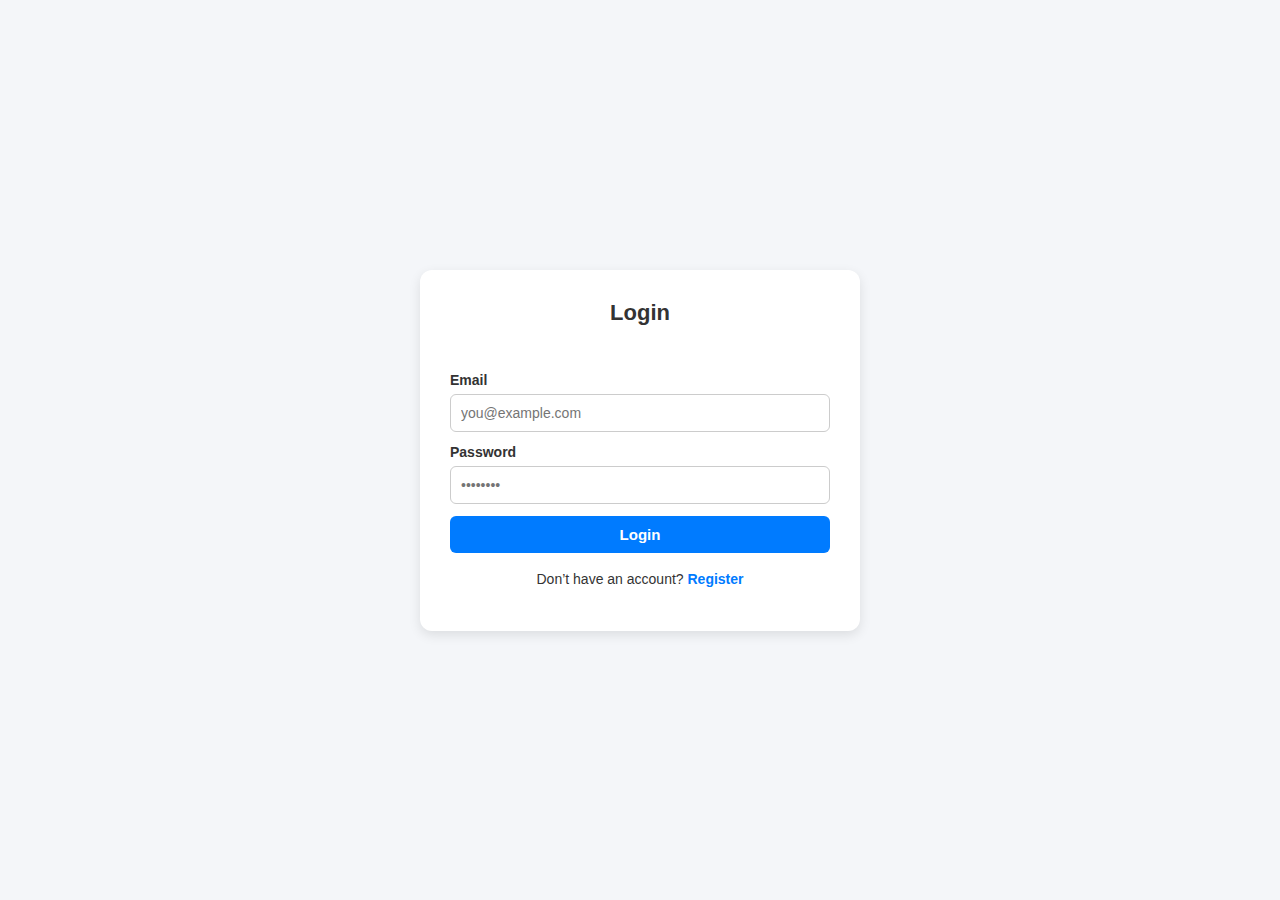
<file: auth.html>
<!doctype html>
<html lang="en">
<head>
  <meta charset="utf-8">
  <title>Login / Register</title>
  <style>
    /* Global */
    body {
      font-family: Arial, sans-serif;
      background: #f4f6f9;
      margin: 0;
      display: flex;
      align-items: center;
      justify-content: center;
      height: 100vh;
      color: #333;
    }

    .form.card {
      background: #fff;
      border-radius: 12px;
      padding: 30px;
      box-shadow: 0 4px 12px rgba(0,0,0,0.1);
      width: 100%;
      max-width: 380px;
    }

    h2 {
      margin-top: 0;
      margin-bottom: 16px;
      font-size: 22px;
      text-align: center;
    }

    .row {
      margin: 12px 0;
      display: flex;
      flex-direction: column;
    }

    label {
      font-size: 14px;
      margin-bottom: 6px;
      font-weight: bold;
    }

    input {
      padding: 10px;
      border: 1px solid #ccc;
      border-radius: 6px;
      font-size: 14px;
      outline: none;
      transition: border 0.3s;
    }

    input:focus {
      border-color: #007BFF;
    }

    .btn {
      flex: 1;
      padding: 10px;
      background: #007BFF;
      border: none;
      color: #fff;
      font-size: 15px;
      font-weight: bold;
      border-radius: 6px;
      cursor: pointer;
      transition: background 0.3s;
    }

    .btn:hover {
      background: #0056b3;
    }

    .muted {
      font-size: 13px;
      color: #777;
      margin-bottom: 10px;
      text-align: center;
      min-height: 18px;
    }

    p {
      margin-top: 18px;
      font-size: 14px;
      text-align: center;
    }

    .switch-link {
      color: #007BFF;
      cursor: pointer;
      text-decoration: none;
      font-weight: bold;
    }

    .switch-link:hover {
      text-decoration: underline;
    }

    .hidden {
      display: none;
    }
  </style>
</head>
<body>
  <div class="form card">
    <!-- Login Form -->
    <div id="loginForm">
      <h2>Login</h2>
      <div id="loginMsg" class="muted"></div>

      <div class="row">
        <label>Email</label>
        <input id="loginEmail" type="email" placeholder="you@example.com">
      </div>
      <div class="row">
        <label>Password</label>
        <input id="loginPassword" type="password" placeholder="••••••••">
      </div>

      <div style="display:flex;gap:8px">
        <button id="loginBtn" class="btn">Login</button>
      </div>
      <p>Don’t have an account? <span id="toRegister" class="switch-link">Register</span></p>
    </div>

    <!-- Register Form -->
    <div id="registerForm" class="hidden">
      <h2>Create Account</h2>
      <div id="registerMsg" class="muted"></div>

      <div class="row">
        <label>Full Name</label>
        <input id="regName" type="text" placeholder="John Doe">
      </div>
      <div class="row">
        <label>Email</label>
        <input id="regEmail" type="email" placeholder="you@example.com">
      </div>
      <div class="row">
        <label>Password</label>
        <input id="regPassword" type="password" placeholder="At least 6 characters">
      </div>

      <div style="display:flex;gap:8px">
        <button id="registerBtn" class="btn">Register</button>
      </div>
      <p>Already have an account? <span id="toLogin" class="switch-link">Login</span></p>
    </div>
  </div>

  <script>
    const loginForm = document.getElementById('loginForm');
    const registerForm = document.getElementById('registerForm');
    const loginMsg = document.getElementById('loginMsg');
    const registerMsg = document.getElementById('registerMsg');

    // Switch between login and register
    document.getElementById('toRegister').onclick = () => {
      loginForm.classList.add('hidden');
      registerForm.classList.remove('hidden');
    };
    document.getElementById('toLogin').onclick = () => {
      registerForm.classList.add('hidden');
      loginForm.classList.remove('hidden');
    };

    // Register logic
    document.getElementById('registerBtn').onclick = () => {
      const name = document.getElementById('regName').value.trim();
      const email = document.getElementById('regEmail').value.trim();
      const pass = document.getElementById('regPassword').value;

      if (!name || !email || pass.length < 6) {
        registerMsg.textContent = "Please fill all fields correctly";
        return;
      }

      const users = JSON.parse(localStorage.getItem('users') || '[]');
      if (users.some(u => u.email === email)) {
        registerMsg.textContent = "Email already registered";
        return;
      }

      const newUser = { name, email, password: pass };
      users.push(newUser);
      localStorage.setItem('users', JSON.stringify(users));
      localStorage.setItem('currentUser', JSON.stringify(newUser));

      registerMsg.textContent = "✅ Registered successfully!";
      setTimeout(() => {
        window.location.href = localStorage.getItem("redirectAfterLogin") || "index.html";
      }, 1000);
    };

    // Login logic
    document.getElementById('loginBtn').onclick = () => {
      const email = document.getElementById('loginEmail').value.trim();
      const pass = document.getElementById('loginPassword').value;

      const users = JSON.parse(localStorage.getItem('users') || '[]');
      const user = users.find(u => u.email === email && u.password === pass);

      if (!user) {
        loginMsg.textContent = "Invalid email or password";
        return;
      }

      localStorage.setItem('currentUser', JSON.stringify(user));
      loginMsg.textContent = "✅ Login successful!";
      setTimeout(() => {
        window.location.href = localStorage.getItem("redirectAfterLogin") || "index.html";
      }, 1000);
    };
  </script>
</body>
</html>
</file>
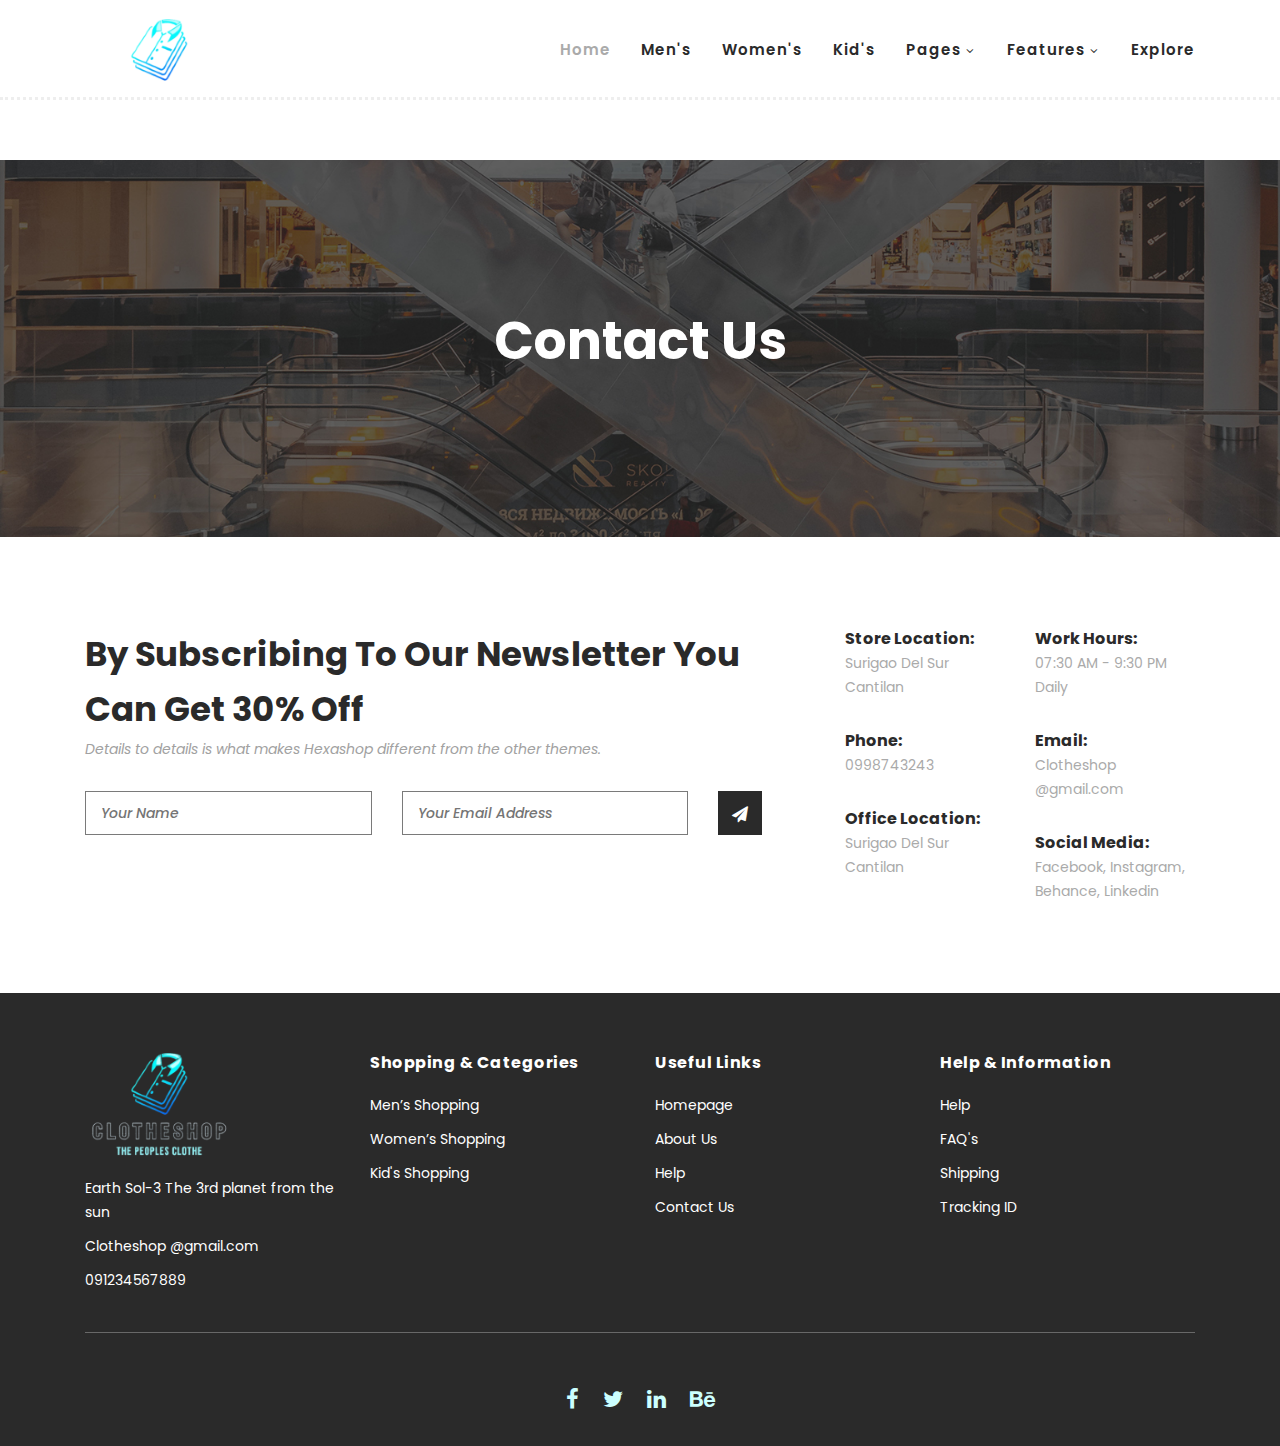
<file: contact.html>
<!DOCTYPE html>
<html lang="en">

  <head>

    <meta charset="utf-8">
    <meta name="viewport" content="width=device-width, initial-scale=1, shrink-to-fit=no">
    <meta name="description" content="">
    <meta name="author" content="">
    <link href="https://fonts.googleapis.com/css?family=Poppins:100,200,300,400,500,600,700,800,900&display=swap" rel="stylesheet">

    <title>Hexashop - Contact Page</title>


    <!-- Additional CSS Files -->
    <link rel="stylesheet" type="text/css" href="assets/css/bootstrap.min.css">

    <link rel="stylesheet" type="text/css" href="assets/css/font-awesome.css">

    <link rel="stylesheet" href="assets/css/ashop.css">

    <link rel="stylesheet" href="assets/css/owl-carousel.css">

    <link rel="stylesheet" href="assets/css/lightbox.css">
    </head>
    
    <body>
    
    <!-- ***** Preloader Start ***** -->
    <div id="preloader">
        <div class="jumper">
            <div></div>
            <div></div>
            <div></div>
        </div>
    </div>  
    <!-- ***** Preloader End ***** -->
    
    
    <!-- ***** Header Area Start ***** -->
    <header class="header-area header-sticky">
        <div class="container">
            <div class="row">
                <div class="col-12">
                    <nav class="main-nav">
                        <!-- ***** Logo Start ***** -->
                        <a href="index.html" class="logo">
                            <img src="assets/images/logo.png">
                        </a>
                        <!-- ***** Logo End ***** -->
                        <!-- ***** Menu Start ***** -->
                        <ul class="nav">
                            <li class="scroll-to-section"><a href="index.html" class="active">Home</a></li>
                            <li class="scroll-to-section"><a href="index.html">Men's</a></li>
                            <li class="scroll-to-section"><a href="index.html">Women's</a></li>
                            <li class="scroll-to-section"><a href="index.html">Kid's</a></li>
                            <li class="submenu">
                                <a href="javascript:;">Pages</a>
                                <ul>
                                    <li><a href="about.html">About Us</a></li>
                                    <li><a href="products.html">Products</a></li>
                                    <li><a href="single-product.html">Single Product</a></li>
                                    <li><a href="contact.html">Contact Us</a></li>
                                </ul>
                            </li>
                            <li class="submenu">
                                <a href="javascript:;">Features</a>
                                <ul>
                                    <li><a href="#">Features Page 1</a></li>
                                    <li><a href="#">Features Page 2</a></li>
                                    <li><a href="#">Features Page 3</a></li>
                                </ul>
                            </li>
                            <li class="scroll-to-section"><a href="index.html">Explore</a></li>
                        </ul>        
                        <a class='menu-trigger'>
                            <span>Menu</span>
                        </a>
                        <!-- ***** Menu End ***** -->
                    </nav>
                </div>
            </div>
        </div>
    </header>
    <!-- ***** Header Area End ***** -->

    <!-- ***** Main Banner Area Start ***** -->
    <div class="page-heading about-page-heading" id="top">
        <div class="container">
            <div class="row">
                <div class="col-lg-12">
                    <div class="inner-content">
                        <h2>Contact Us</h2>
                    </div>
                </div>
            </div>
        </div>
    </div>
    <!-- ***** Main Banner Area End ***** -->
                </div>
                
            </div>
        </div>
    </div>
    <!-- ***** Contact Area Ends ***** -->

    <!-- ***** Subscribe Area Starts ***** -->
    <div class="subscribe">
        <div class="container">
            <div class="row">
                <div class="col-lg-8">
                    <div class="section-heading">
                        <h2>By Subscribing To Our Newsletter You Can Get 30% Off</h2>
                        <span>Details to details is what makes Hexashop different from the other themes.</span>
                    </div>
                    <form id="subscribe" action="" method="get">
                        <div class="row">
                          <div class="col-lg-5">
                            <fieldset>
                              <input name="name" type="text" id="name" placeholder="Your Name" required="">
                            </fieldset>
                          </div>
                          <div class="col-lg-5">
                            <fieldset>
                              <input name="email" type="text" id="email" pattern="[^ @]*@[^ @]*" placeholder="Your Email Address" required="">
                            </fieldset>
                          </div>
                          <div class="col-lg-2">
                            <fieldset>
                              <button type="submit" id="form-submit" class="main-dark-button"><i class="fa fa-paper-plane"></i></button>
                            </fieldset>
                          </div>
                        </div>
                    </form>
                </div>
                <div class="col-lg-4">
                    <div class="row">
                        <div class="col-6">
                            <ul>
                                <li>Store Location:<br><span>Surigao Del Sur Cantilan</span></li>
                                <li>Phone:<br><span>0998743243</span></li>
                                <li>Office Location:<br><span>Surigao Del Sur Cantilan</span></li>
                            </ul>
                        </div>
                        <div class="col-6">
                            <ul>
                                <li>Work Hours:<br><span>07:30 AM - 9:30 PM Daily</span></li>
                                <li>Email:<br><span>Clotheshop
@gmail.com</span></li>
                                <li>Social Media:<br><span><a href="#">Facebook</a>, <a href="#">Instagram</a>, <a href="#">Behance</a>, <a href="#">Linkedin</a></span></li>
                            </ul>
                        </div>
                    </div>
                </div>
            </div>
        </div>
    </div>
    <!-- ***** Subscribe Area Ends ***** -->

    <!-- ***** Footer Start ***** -->
    <footer>
        <div class="container">
            <div class="row">
                <div class="col-lg-3">
                    <div class="first-item">
                        <div class="logo">
                            <img src="assets/images/white-logo.png" alt="hexashop ecommerce templatemo">
                        </div>
                        <ul>
                            <li><a href="#">Earth Sol-3 The 3rd planet from the sun</a></li>
                            <li><a href="#">Clotheshop
@gmail.com</a></li>
                            <li><a href="#">091234567889</a></li>
                        </ul>
                    </div>
                </div>
                <div class="col-lg-3">
                    <h4>Shopping &amp; Categories</h4>
                    <ul>
                        <li><a href="#">Men’s Shopping</a></li>
                        <li><a href="#">Women’s Shopping</a></li>
                        <li><a href="#">Kid's Shopping</a></li>
                    </ul>
                </div>
                <div class="col-lg-3">
                    <h4>Useful Links</h4>
                    <ul>
                        <li><a href="#">Homepage</a></li>
                        <li><a href="#">About Us</a></li>
                        <li><a href="#">Help</a></li>
                        <li><a href="#">Contact Us</a></li>
                    </ul>
                </div>
                <div class="col-lg-3">
                    <h4>Help &amp; Information</h4>
                    <ul>
                        <li><a href="#">Help</a></li>
                        <li><a href="#">FAQ's</a></li>
                        <li><a href="#">Shipping</a></li>
                        <li><a href="#">Tracking ID</a></li>
                    </ul>
                </div>
                <div class="col-lg-12">
                    <div class="under-footer">
                        <ul>
                            <li><a href="#"><i class="fa fa-facebook"></i></a></li>
                            <li><a href="#"><i class="fa fa-twitter"></i></a></li>
                            <li><a href="#"><i class="fa fa-linkedin"></i></a></li>
                            <li><a href="#"><i class="fa fa-behance"></i></a></li>
                        </ul>
                    </div>
                </div>
            </div>
        </div>
    </footer>
    

    <!-- jQuery -->
    <script src="assets/js/jquery-2.1.0.min.js"></script>

    <!-- Bootstrap -->
    <script src="assets/js/popper.js"></script>
    <script src="assets/js/bootstrap.min.js"></script>

    <!-- Plugins -->
    <script src="assets/js/owl-carousel.js"></script>
    <script src="assets/js/accordions.js"></script>
    <script src="assets/js/datepicker.js"></script>
    <script src="assets/js/scrollreveal.min.js"></script>
    <script src="assets/js/waypoints.min.js"></script>
    <script src="assets/js/jquery.counterup.min.js"></script>
    <script src="assets/js/imgfix.min.js"></script> 
    <script src="assets/js/slick.js"></script> 
    <script src="assets/js/lightbox.js"></script> 
    <script src="assets/js/isotope.js"></script> 
    
    <!-- Global Init -->
    <script src="assets/js/custom.js"></script>

    <script>

        $(function() {
            var selectedClass = "";
            $("p").click(function(){
            selectedClass = $(this).attr("data-rel");
            $("#portfolio").fadeTo(50, 0.1);
                $("#portfolio div").not("."+selectedClass).fadeOut();
            setTimeout(function() {
              $("."+selectedClass).fadeIn();
              $("#portfolio").fadeTo(50, 1);
            }, 500);
                
            });
        });

    </script>

  </body>

</html>
</file>
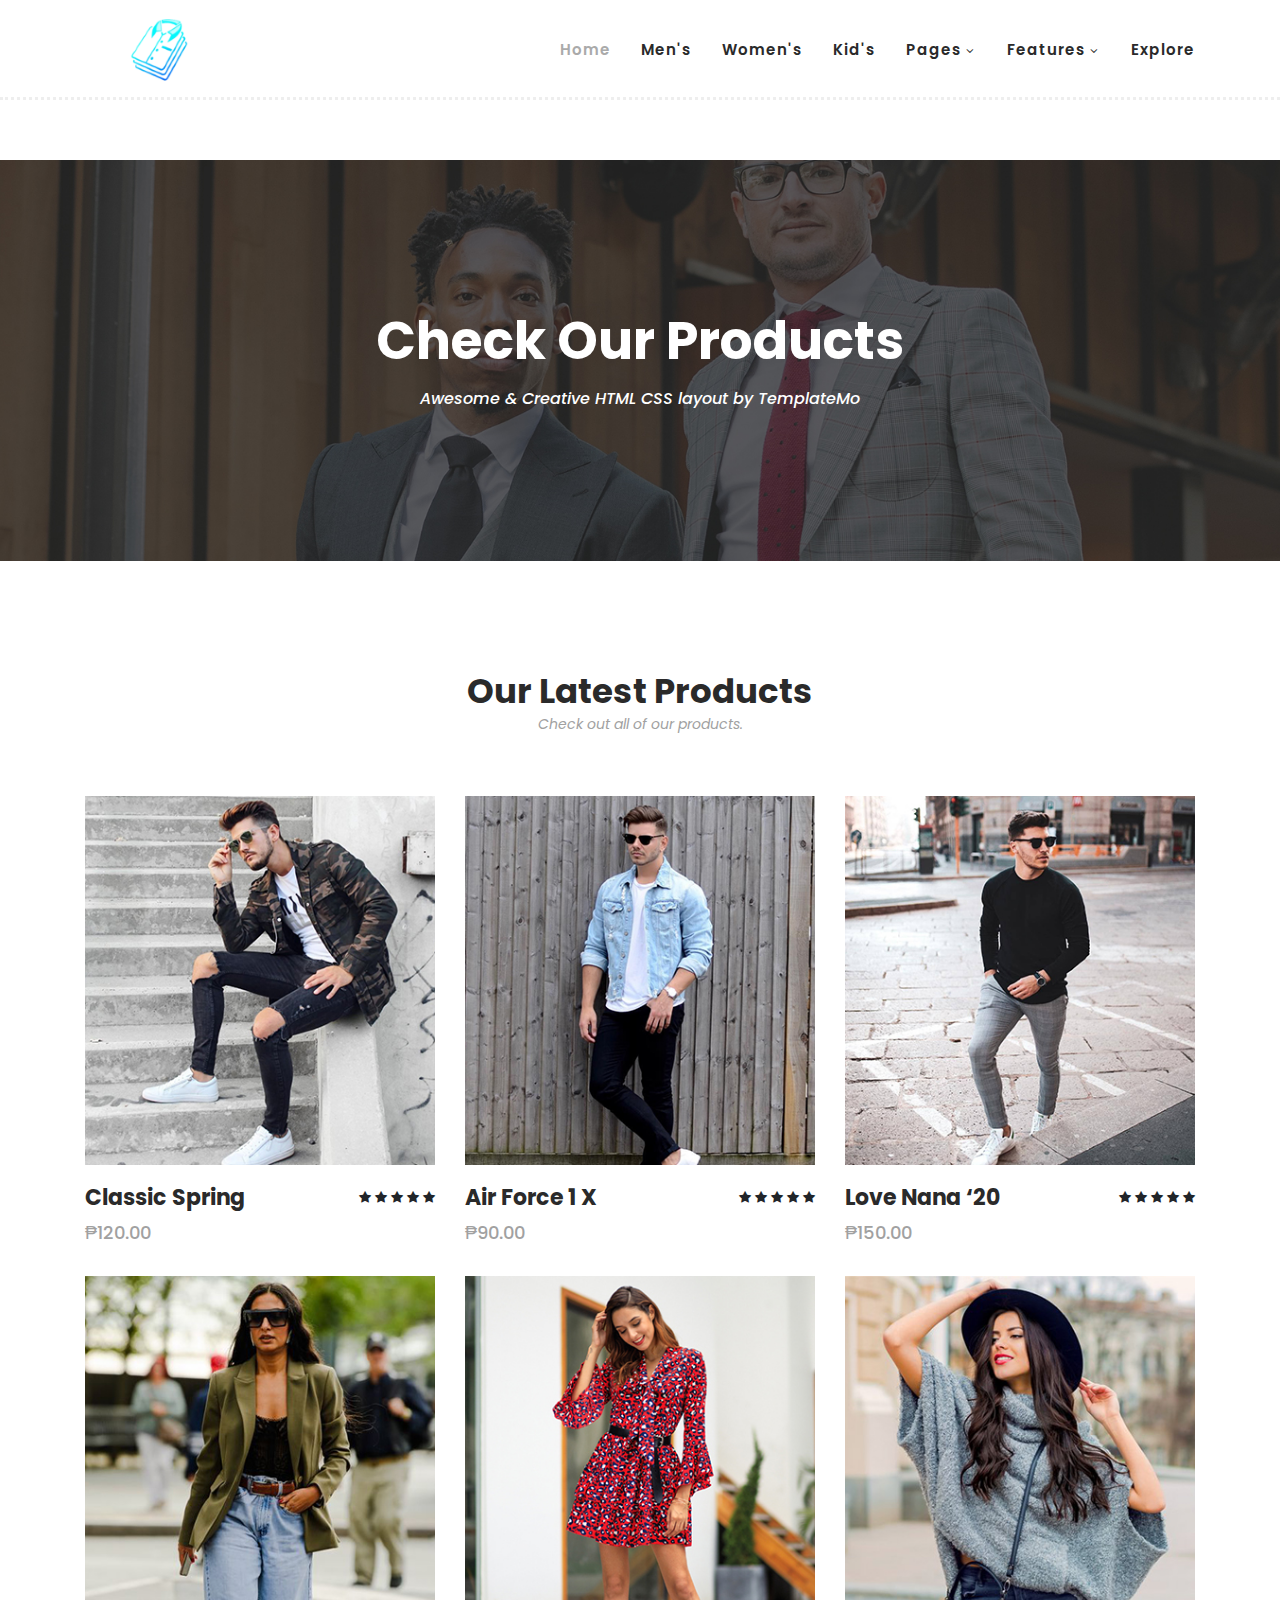
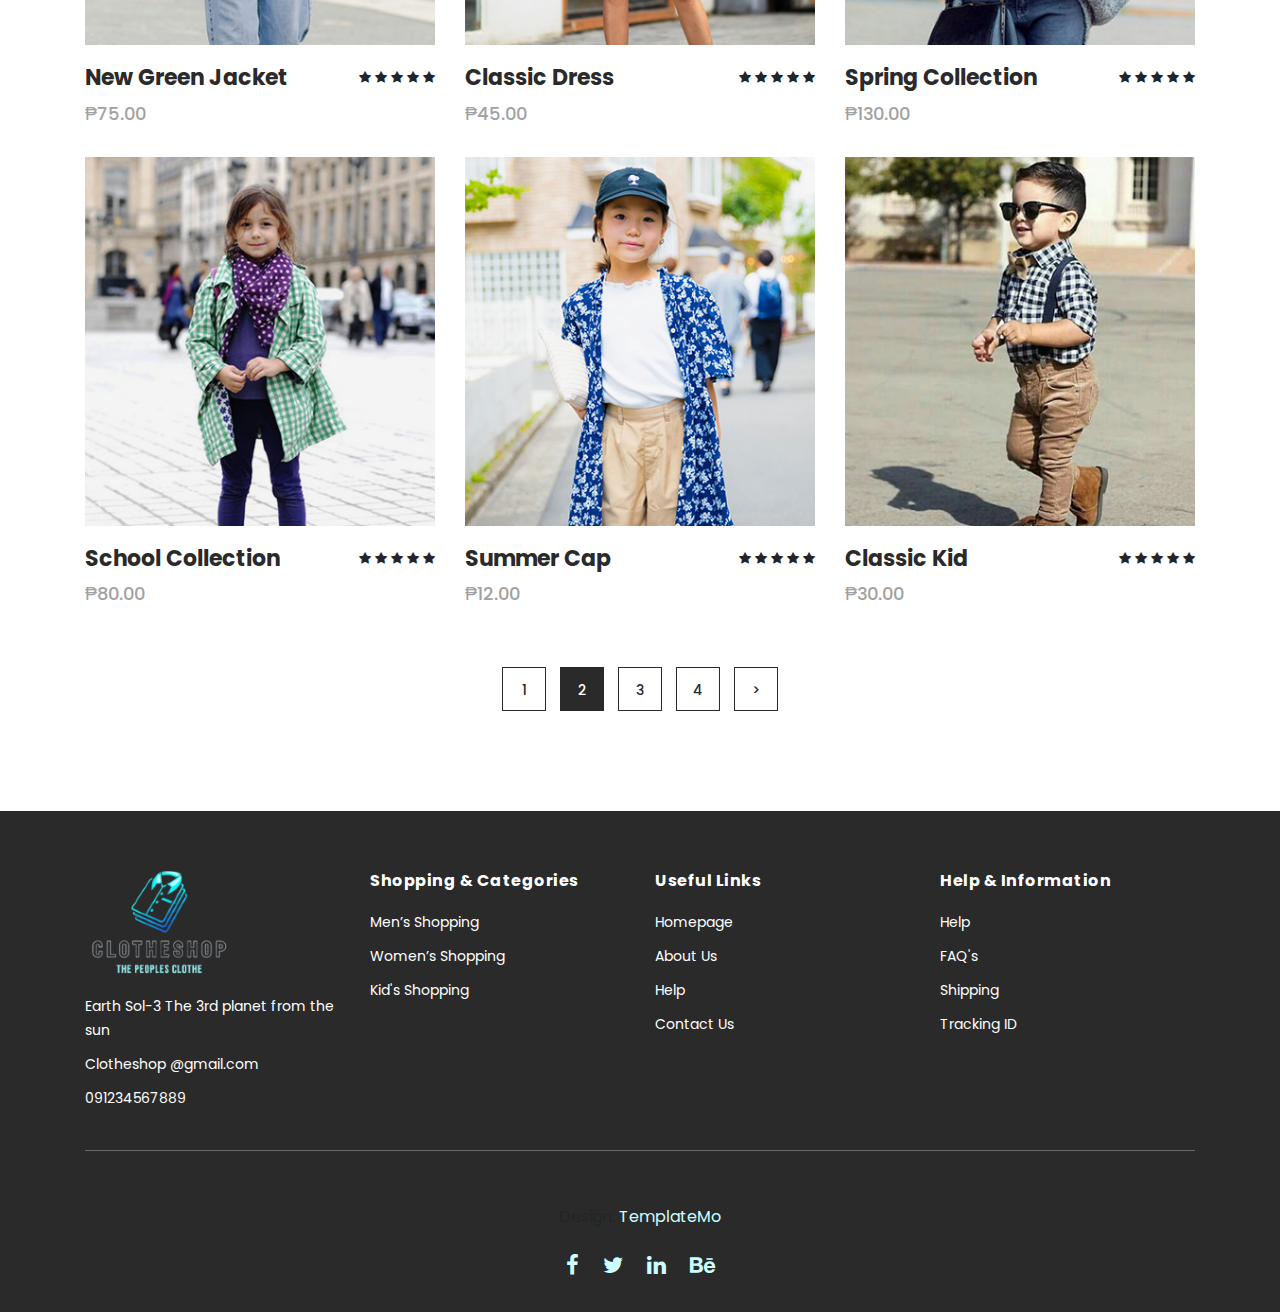
<file: products.html>
<!DOCTYPE html>
<html lang="en">

  <head>

    <meta charset="utf-8">
    <meta name="viewport" content="width=device-width, initial-scale=1, shrink-to-fit=no">
    <meta name="description" content="">
    <meta name="author" content="">
    <link href="https://fonts.googleapis.com/css?family=Poppins:100,200,300,400,500,600,700,800,900&display=swap" rel="stylesheet">

    <title>Hexashop - Product Listing Page</title>


    <!-- Additional CSS Files -->
    <link rel="stylesheet" type="text/css" href="assets/css/bootstrap.min.css">

    <link rel="stylesheet" type="text/css" href="assets/css/font-awesome.css">

    <link rel="stylesheet" href="assets/css/ashop.css">

    <link rel="stylesheet" href="assets/css/owl-carousel.css">

    <link rel="stylesheet" href="assets/css/lightbox.css">
<!--

TemplateMo 571 Hexashop

https://templatemo.com/tm-571-hexashop

-->
    </head>
    
    <body>
    
    <!-- ***** Preloader Start ***** -->
    <div id="preloader">
        <div class="jumper">
            <div></div>
            <div></div>
            <div></div>
        </div>
    </div>  
    <!-- ***** Preloader End ***** -->
    
    
    <!-- ***** Header Area Start ***** -->
    <header class="header-area header-sticky">
        <div class="container">
            <div class="row">
                <div class="col-12">
                    <nav class="main-nav">
                        <!-- ***** Logo Start ***** -->
                        <a href="index.html" class="logo">
                            <img src="assets/images/logo.png">
                        </a>
                        <!-- ***** Logo End ***** -->
                        <!-- ***** Menu Start ***** -->
                        <ul class="nav">
                            <li class="scroll-to-section"><a href="index.html" class="active">Home</a></li>
                            <li class="scroll-to-section"><a href="index.html">Men's</a></li>
                            <li class="scroll-to-section"><a href="index.html">Women's</a></li>
                            <li class="scroll-to-section"><a href="index.html">Kid's</a></li>
                            <li class="submenu">
                                <a href="javascript:;">Pages</a>
                                <ul>
                                    <li><a href="about.html">About Us</a></li>
                                    <li><a href="products.html">Products</a></li>
                                    <li><a href="single-product.html">Single Product</a></li>
                                    <li><a href="contact.html">Contact Us</a></li>
                                </ul>
                            </li>
                            <li class="submenu">
                                <a href="javascript:;">Features</a>
                                <ul>
                                    <li><a href="#">Features Page 1</a></li>
                                    <li><a href="#">Features Page 2</a></li>
                                    <li><a href="#">Features Page 3</a></li>
                                    <li><a rel="nofollow" href="https://templatemo.com/page/4" target="_blank">Template Page 4</a></li>
                                </ul>
                            </li>
                            <li class="scroll-to-section"><a href="index.html">Explore</a></li>
                        </ul>        
                        <a class='menu-trigger'>
                            <span>Menu</span>
                        </a>
                        <!-- ***** Menu End ***** -->
                    </nav>
                </div>
            </div>
        </div>
    </header>
    <!-- ***** Header Area End ***** -->

    <!-- ***** Main Banner Area Start ***** -->
    <div class="page-heading" id="top">
        <div class="container">
            <div class="row">
                <div class="col-lg-12">
                    <div class="inner-content">
                        <h2>Check Our Products</h2>
                        <span>Awesome &amp; Creative HTML CSS layout by TemplateMo</span>
                    </div>
                </div>
            </div>
        </div>
    </div>
    <!-- ***** Main Banner Area End ***** -->


    <!-- ***** Products Area Starts ***** -->
    <section class="section" id="products">
        <div class="container">
            <div class="row">
                <div class="col-lg-12">
                    <div class="section-heading">
                        <h2>Our Latest Products</h2>
                        <span>Check out all of our products.</span>
                    </div>
                </div>
            </div>
        </div>
        <div class="container">
            <div class="row">
                <div class="col-lg-4">
                    <div class="item">
                        <div class="thumb">
                            <div class="hover-content">
                                <ul>
                                    <li><a href="single-product.html"><i class="fa fa-eye"></i></a></li>
                                    <li><a href="single-product.html"><i class="fa fa-star"></i></a></li>
                                    <li><a href="single-product.html"><i class="fa fa-shopping-cart"></i></a></li>
                                </ul>
                            </div>
                            <img src="assets/images/men-01.jpg" alt="">
                        </div>
                        <div class="down-content">
                            <h4>Classic Spring</h4>
                            <span>₱120.00</span>
                            <ul class="stars">
                                <li><i class="fa fa-star"></i></li>
                                <li><i class="fa fa-star"></i></li>
                                <li><i class="fa fa-star"></i></li>
                                <li><i class="fa fa-star"></i></li>
                                <li><i class="fa fa-star"></i></li>
                            </ul>
                        </div>
                    </div>
                </div>
                <div class="col-lg-4">
                    <div class="item">
                        <div class="thumb">
                            <div class="hover-content">
                                <ul>
                                    <li><a href="single-product.html"><i class="fa fa-eye"></i></a></li>
                                    <li><a href="single-product.html"><i class="fa fa-star"></i></a></li>
                                    <li><a href="single-product.html"><i class="fa fa-shopping-cart"></i></a></li>
                                </ul>
                            </div>
                            <img src="assets/images/men-02.jpg" alt="">
                        </div>
                        <div class="down-content">
                            <h4>Air Force 1 X</h4>
                            <span>₱90.00</span>
                            <ul class="stars">
                                <li><i class="fa fa-star"></i></li>
                                <li><i class="fa fa-star"></i></li>
                                <li><i class="fa fa-star"></i></li>
                                <li><i class="fa fa-star"></i></li>
                                <li><i class="fa fa-star"></i></li>
                            </ul>
                        </div>
                    </div>
                </div>
                <div class="col-lg-4">
                    <div class="item">
                        <div class="thumb">
                            <div class="hover-content">
                                <ul>
                                    <li><a href="single-product.html"><i class="fa fa-eye"></i></a></li>
                                    <li><a href="single-product.html"><i class="fa fa-star"></i></a></li>
                                    <li><a href="single-product.html"><i class="fa fa-shopping-cart"></i></a></li>
                                </ul>
                            </div>
                            <img src="assets/images/men-03.jpg" alt="">
                        </div>
                        <div class="down-content">
                            <h4>Love Nana ‘20</h4>
                            <span>₱150.00</span>
                            <ul class="stars">
                                <li><i class="fa fa-star"></i></li>
                                <li><i class="fa fa-star"></i></li>
                                <li><i class="fa fa-star"></i></li>
                                <li><i class="fa fa-star"></i></li>
                                <li><i class="fa fa-star"></i></li>
                            </ul>
                        </div>
                    </div>
                </div>
                <div class="col-lg-4">
                    <div class="item">
                        <div class="thumb">
                            <div class="hover-content">
                                <ul>
                                    <li><a href="single-product.html"><i class="fa fa-eye"></i></a></li>
                                    <li><a href="single-product.html"><i class="fa fa-star"></i></a></li>
                                    <li><a href="single-product.html"><i class="fa fa-shopping-cart"></i></a></li>
                                </ul>
                            </div>
                            <img src="assets/images/women-01.jpg" alt="">
                        </div>
                        <div class="down-content">
                            <h4>New Green Jacket</h4>
                            <span>₱75.00</span>
                            <ul class="stars">
                                <li><i class="fa fa-star"></i></li>
                                <li><i class="fa fa-star"></i></li>
                                <li><i class="fa fa-star"></i></li>
                                <li><i class="fa fa-star"></i></li>
                                <li><i class="fa fa-star"></i></li>
                            </ul>
                        </div>
                    </div>
                </div>
                <div class="col-lg-4">
                    <div class="item">
                        <div class="thumb">
                            <div class="hover-content">
                                <ul>
                                    <li><a href="single-product.html"><i class="fa fa-eye"></i></a></li>
                                    <li><a href="single-product.html"><i class="fa fa-star"></i></a></li>
                                    <li><a href="single-product.html"><i class="fa fa-shopping-cart"></i></a></li>
                                </ul>
                            </div>
                            <img src="assets/images/women-02.jpg" alt="">
                        </div>
                        <div class="down-content">
                            <h4>Classic Dress</h4>
                            <span>₱45.00</span>
                            <ul class="stars">
                                <li><i class="fa fa-star"></i></li>
                                <li><i class="fa fa-star"></i></li>
                                <li><i class="fa fa-star"></i></li>
                                <li><i class="fa fa-star"></i></li>
                                <li><i class="fa fa-star"></i></li>
                            </ul>
                        </div>
                    </div>
                </div>
                <div class="col-lg-4">
                    <div class="item">
                        <div class="thumb">
                            <div class="hover-content">
                                <ul>
                                    <li><a href="single-product.html"><i class="fa fa-eye"></i></a></li>
                                    <li><a href="single-product.html"><i class="fa fa-star"></i></a></li>
                                    <li><a href="single-product.html"><i class="fa fa-shopping-cart"></i></a></li>
                                </ul>
                            </div>
                            <img src="assets/images/women-03.jpg" alt="">
                        </div>
                        <div class="down-content">
                            <h4>Spring Collection</h4>
                            <span>₱130.00</span>
                            <ul class="stars">
                                <li><i class="fa fa-star"></i></li>
                                <li><i class="fa fa-star"></i></li>
                                <li><i class="fa fa-star"></i></li>
                                <li><i class="fa fa-star"></i></li>
                                <li><i class="fa fa-star"></i></li>
                            </ul>
                        </div>
                    </div>
                </div>
                <div class="col-lg-4">
                    <div class="item">
                        <div class="thumb">
                            <div class="hover-content">
                                <ul>
                                    <li><a href="single-product.html"><i class="fa fa-eye"></i></a></li>
                                    <li><a href="single-product.html"><i class="fa fa-star"></i></a></li>
                                    <li><a href="single-product.html"><i class="fa fa-shopping-cart"></i></a></li>
                                </ul>
                            </div>
                            <img src="assets/images/kid-01.jpg" alt="">
                        </div>
                        <div class="down-content">
                            <h4>School Collection</h4>
                            <span>₱80.00</span>
                            <ul class="stars">
                                <li><i class="fa fa-star"></i></li>
                                <li><i class="fa fa-star"></i></li>
                                <li><i class="fa fa-star"></i></li>
                                <li><i class="fa fa-star"></i></li>
                                <li><i class="fa fa-star"></i></li>
                            </ul>
                        </div>
                    </div>
                </div>
                <div class="col-lg-4">
                    <div class="item">
                        <div class="thumb">
                            <div class="hover-content">
                                <ul>
                                    <li><a href="single-product.html"><i class="fa fa-eye"></i></a></li>
                                    <li><a href="single-product.html"><i class="fa fa-star"></i></a></li>
                                    <li><a href="single-product.html"><i class="fa fa-shopping-cart"></i></a></li>
                                </ul>
                            </div>
                            <img src="assets/images/kid-02.jpg" alt="">
                        </div>
                        <div class="down-content">
                            <h4>Summer Cap</h4>
                            <span>₱12.00</span>
                            <ul class="stars">
                                <li><i class="fa fa-star"></i></li>
                                <li><i class="fa fa-star"></i></li>
                                <li><i class="fa fa-star"></i></li>
                                <li><i class="fa fa-star"></i></li>
                                <li><i class="fa fa-star"></i></li>
                            </ul>
                        </div>
                    </div>
                </div>
                <div class="col-lg-4">
                    <div class="item">
                        <div class="thumb">
                            <div class="hover-content">
                                <ul>
                                    <li><a href="single-product.html"><i class="fa fa-eye"></i></a></li>
                                    <li><a href="single-product.html"><i class="fa fa-star"></i></a></li>
                                    <li><a href="single-product.html"><i class="fa fa-shopping-cart"></i></a></li>
                                </ul>
                            </div>
                            <img src="assets/images/kid-03.jpg" alt="">
                        </div>
                        <div class="down-content">
                            <h4>Classic Kid</h4>
                            <span>₱30.00</span>
                            <ul class="stars">
                                <li><i class="fa fa-star"></i></li>
                                <li><i class="fa fa-star"></i></li>
                                <li><i class="fa fa-star"></i></li>
                                <li><i class="fa fa-star"></i></li>
                                <li><i class="fa fa-star"></i></li>
                            </ul>
                        </div>
                    </div>
                </div>
                <div class="col-lg-12">
                    <div class="pagination">
                        <ul>
                            <li>
                                <a href="#">1</a>
                            </li>
                            <li class="active">
                                <a href="#">2</a>
                            </li>
                            <li>
                                <a href="#">3</a>
                            </li>
                            <li>
                                <a href="#">4</a>
                            </li>
                            <li>
                                <a href="#">></a>
                            </li>
                        </ul>
                    </div>
                </div>
            </div>
        </div>
    </section>
    <!-- ***** Products Area Ends ***** -->
    
    <!-- ***** Footer Start ***** -->
    <footer>
        <div class="container">
            <div class="row">
                <div class="col-lg-3">
                    <div class="first-item">
                        <div class="logo">
                            <img src="assets/images/white-logo.png" alt="hexashop ecommerce templatemo">
                        </div>
                        <ul>
                            <li><a href="#">Earth Sol-3 The 3rd planet from the sun</a></li>
                            <li><a href="#">Clotheshop
@gmail.com</a></li>
                            <li><a href="#">091234567889</a></li>
                        </ul>
                    </div>
                </div>
                <div class="col-lg-3">
                    <h4>Shopping &amp; Categories</h4>
                    <ul>
                        <li><a href="#">Men’s Shopping</a></li>
                        <li><a href="#">Women’s Shopping</a></li>
                        <li><a href="#">Kid's Shopping</a></li>
                    </ul>
                </div>
                <div class="col-lg-3">
                    <h4>Useful Links</h4>
                    <ul>
                        <li><a href="#">Homepage</a></li>
                        <li><a href="#">About Us</a></li>
                        <li><a href="#">Help</a></li>
                        <li><a href="#">Contact Us</a></li>
                    </ul>
                </div>
                <div class="col-lg-3">
                    <h4>Help &amp; Information</h4>
                    <ul>
                        <li><a href="#">Help</a></li>
                        <li><a href="#">FAQ's</a></li>
                        <li><a href="#">Shipping</a></li>
                        <li><a href="#">Tracking ID</a></li>
                    </ul>
                </div>
                <div class="col-lg-12">
                    <div class="under-footer">
                        
                        <br>Design: <a href="https://templatemo.com" target="_parent" title="free css templates">TemplateMo</a></p>
                        <ul>
                            <li><a href="#"><i class="fa fa-facebook"></i></a></li>
                            <li><a href="#"><i class="fa fa-twitter"></i></a></li>
                            <li><a href="#"><i class="fa fa-linkedin"></i></a></li>
                            <li><a href="#"><i class="fa fa-behance"></i></a></li>
                        </ul>
                    </div>
                </div>
            </div>
        </div>
    </footer>
    

    <!-- jQuery -->
    <script src="assets/js/jquery-2.1.0.min.js"></script>

    <!-- Bootstrap -->
    <script src="assets/js/popper.js"></script>
    <script src="assets/js/bootstrap.min.js"></script>

    <!-- Plugins -->
    <script src="assets/js/owl-carousel.js"></script>
    <script src="assets/js/accordions.js"></script>
    <script src="assets/js/datepicker.js"></script>
    <script src="assets/js/scrollreveal.min.js"></script>
    <script src="assets/js/waypoints.min.js"></script>
    <script src="assets/js/jquery.counterup.min.js"></script>
    <script src="assets/js/imgfix.min.js"></script> 
    <script src="assets/js/slick.js"></script> 
    <script src="assets/js/lightbox.js"></script> 
    <script src="assets/js/isotope.js"></script> 
    
    <!-- Global Init -->
    <script src="assets/js/custom.js"></script>

    <script>

        $(function() {
            var selectedClass = "";
            $("p").click(function(){
            selectedClass = $(this).attr("data-rel");
            $("#portfolio").fadeTo(50, 0.1);
                $("#portfolio div").not("."+selectedClass).fadeOut();
            setTimeout(function() {
              $("."+selectedClass).fadeIn();
              $("#portfolio").fadeTo(50, 1);
            }, 500);
                
            });
        });

    </script>

  </body>

</html>
</file>
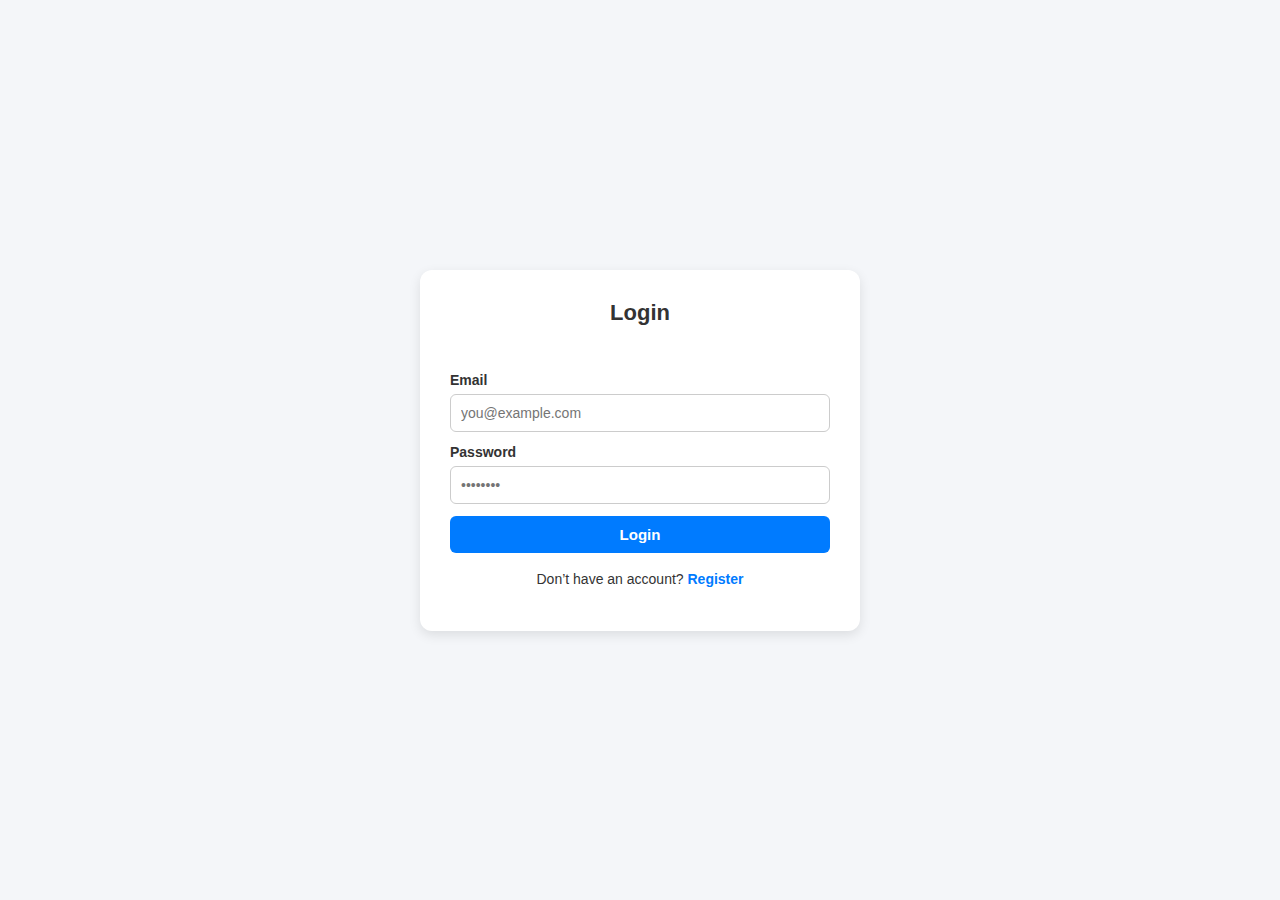
<file: single-product.html>
<!DOCTYPE html>
<html lang="en">

  <head>

    <meta charset="utf-8">
    <meta name="viewport" content="width=device-width, initial-scale=1, shrink-to-fit=no">
    <meta name="description" content="">
    <meta name="author" content="">
    <link href="https://fonts.googleapis.com/css?family=Poppins:100,200,300,400,500,600,700,800,900&display=swap" rel="stylesheet">

    <title>Hexashop - Product Detail Page</title>


    <link rel="stylesheet" type="text/css" href="assets/css/bootstrap.min.css">

    <link rel="stylesheet" type="text/css" href="assets/css/font-awesome.css">

    <link rel="stylesheet" href="assets/css/ashop.css">

    <link rel="stylesheet" href="assets/css/owl-carousel.css">

    <link rel="stylesheet" href="assets/css/lightbox.css">
    </head>
    
    <body>
        <script>
  const currentUser = localStorage.getItem("currentUser");
  if (!currentUser) {
    // Save requested page to redirect after login
    localStorage.setItem("redirectAfterLogin", window.location.href);
    // Redirect to auth page
    window.location.href = "auth.html";
  }
</script>


    
    <!-- ***** Preloader Start ***** -->
    <div id="preloader">
        <div class="jumper">
            <div></div>
            <div></div>
            <div></div>
        </div>
    </div>  
    <!-- ***** Preloader End ***** -->
    
    
    <!-- ***** Header Area Start ***** -->
    <header class="header-area header-sticky">
        <div class="container">
            <div class="row">
                <div class="col-12">
                    <nav class="main-nav">
                        <!-- ***** Logo Start ***** -->
                        <a href="index.html" class="logo">
                            <img src="assets/images/logo.png">
                        </a>
                        <!-- ***** Logo End ***** -->
                        <!-- ***** Menu Start ***** -->
                        <ul class="nav">
                            <li class="scroll-to-section"><a href="index.html" class="active">Home</a></li>
                            <li class="scroll-to-section"><a href="index.html">Men's</a></li>
                            <li class="scroll-to-section"><a href="index.html">Women's</a></li>
                            <li class="scroll-to-section"><a href="index.html">Kid's</a></li>
                            <li class="submenu">
                                <a href="javascript:;">Pages</a>
                                <ul>
                                    <li><a href="about.html">About Us</a></li>
                                    <li><a href="products.html">Products</a></li>
                                    <li><a href="single-product.html">Single Product</a></li>
                                    <li><a href="contact.html">Contact Us</a></li>
                                </ul>
                            </li>
                            <li class="submenu">
                                <a href="javascript:;">Features</a>
                                <ul>
                                    <li><a href="#">Features Page 1</a></li>
                                    <li><a href="#">Features Page 2</a></li>
                                    <li><a href="#">Features Page 3</a></li>
                                </ul>
                            </li>
                            <li class="scroll-to-section"><a href="index.html">Explore</a></li>
                        </ul>        
                        <a class='menu-trigger'>
                            <span>Menu</span>
                        </a>
                        <!-- ***** Menu End ***** -->
                    </nav>
                </div>
            </div>
        </div>
    </header>
    <!-- ***** Header Area End ***** -->

    <!-- ***** Main Banner Area Start ***** -->
    <div class="page-heading" id="top">
        <div class="container">
            <div class="row">
                <div class="col-lg-12">
                    <div class="inner-content">
                        <h2>Single Product Page</h2>
                        <span>Awesome &amp; Creative HTML CSS layout by TemplateMo</span>
                    </div>
                </div>
            </div>
        </div>
    </div>
    <!-- ***** Main Banner Area End ***** -->


    <!-- ***** Product Area Starts ***** -->
    <section class="section" id="product">
        <div class="container">
            <div class="row">
                <div class="col-lg-8">
                <div class="left-images">
                    <img src="assets/images/single-product-01.jpg" alt="">
                    <img src="assets/images/single-product-02.jpg" alt="">
                </div>
            </div>
            <div class="col-lg-4">
                <div class="right-content">
                    <h4>New Green Jacket</h4>
                    <span class="price">₱75.00</span>
                    <ul class="stars">
                        <li><i class="fa fa-star"></i></li>
                        <li><i class="fa fa-star"></i></li>
                        <li><i class="fa fa-star"></i></li>
                        <li><i class="fa fa-star"></i></li>
                        <li><i class="fa fa-star"></i></li>
                    </ul>
                    <span>Product Description</span>
                    <div class="quote">
                        <i class="fa fa-quote-left"></i><p>Something Something</p>
                    </div>
                    <div class="quantity-content">
                        <div class="left-content">
                            <h6>No. of Orders</h6>
                        </div>
                        <div class="right-content">
                            <div class="quantity buttons_added">
                                <input type="button" value="-" class="minus"><input type="number" step="1" min="1" max="" name="quantity" value="1" title="Qty" class="input-text qty text" size="4" pattern="" inputmode=""><input type="button" value="+" class="plus">
                            </div>
                        </div>
                    </div>
                    <div class="total">
                        <h4>Total: ₱210.00</h4>
                        <div class="main-border-button"><a href="#">Add To Cart</a></div>
                    </div>
                </div>
            </div>
            </div>
        </div>
    </section>
    <!-- ***** Product Area Ends ***** -->
    
    <!-- ***** Footer Start ***** -->
    <footer>
        <div class="container">
            <div class="row">
                <div class="col-lg-3">
                    <div class="first-item">
                        <div class="logo">
                            <img src="assets/images/white-logo.png" alt="hexashop ecommerce templatemo">
                        </div>
                        <ul>
                            <li><a href="#">Earth Sol-3 The 3rd planet from the sun</a></li>
                            <li><a href="#">Clotheshop
@gmail.com</a></li>
                            <li><a href="#">091234567889</a></li>
                        </ul>
                    </div>
                </div>
                <div class="col-lg-3">
                    <h4>Shopping &amp; Categories</h4>
                    <ul>
                        <li><a href="#">Men’s Shopping</a></li>
                        <li><a href="#">Women’s Shopping</a></li>
                        <li><a href="#">Kid's Shopping</a></li>
                    </ul>
                </div>
                <div class="col-lg-3">
                    <h4>Useful Links</h4>
                    <ul>
                        <li><a href="#">Homepage</a></li>
                        <li><a href="#">About Us</a></li>
                        <li><a href="#">Help</a></li>
                        <li><a href="#">Contact Us</a></li>
                    </ul>
                </div>
                <div class="col-lg-3">
                    <h4>Help &amp; Information</h4>
                    <ul>
                        <li><a href="#">Help</a></li>
                        <li><a href="#">FAQ's</a></li>
                        <li><a href="#">Shipping</a></li>
                        <li><a href="#">Tracking ID</a></li>
                    </ul>
                </div>
                <div class="col-lg-12">
                    <div class="under-footer">
                        <ul>
                            <li><a href="#"><i class="fa fa-facebook"></i></a></li>
                            <li><a href="#"><i class="fa fa-twitter"></i></a></li>
                            <li><a href="#"><i class="fa fa-linkedin"></i></a></li>
                            <li><a href="#"><i class="fa fa-behance"></i></a></li>
                        </ul>
                    </div>
                </div>
            </div>
        </div>
    </footer>
    

    <!-- jQuery -->
    <script src="assets/js/jquery-2.1.0.min.js"></script>

    <!-- Bootstrap -->
    <script src="assets/js/popper.js"></script>
    <script src="assets/js/bootstrap.min.js"></script>

    <!-- Plugins -->
    <script src="assets/js/owl-carousel.js"></script>
    <script src="assets/js/accordions.js"></script>
    <script src="assets/js/datepicker.js"></script>
    <script src="assets/js/scrollreveal.min.js"></script>
    <script src="assets/js/waypoints.min.js"></script>
    <script src="assets/js/jquery.counterup.min.js"></script>
    <script src="assets/js/imgfix.min.js"></script> 
    <script src="assets/js/slick.js"></script> 
    <script src="assets/js/lightbox.js"></script> 
    <script src="assets/js/isotope.js"></script> 
    <script src="assets/js/quantity.js"></script>
    
    <!-- Global Init -->
    <script src="assets/js/custom.js"></script>

    <script>

        $(function() {
            var selectedClass = "";
            $("p").click(function(){
            selectedClass = $(this).attr("data-rel");
            $("#portfolio").fadeTo(50, 0.1);
                $("#portfolio div").not("."+selectedClass).fadeOut();
            setTimeout(function() {
              $("."+selectedClass).fadeIn();
              $("#portfolio").fadeTo(50, 1);
            }, 500);
                
            });
        });

    </script>

  </body>

</html>
</file>
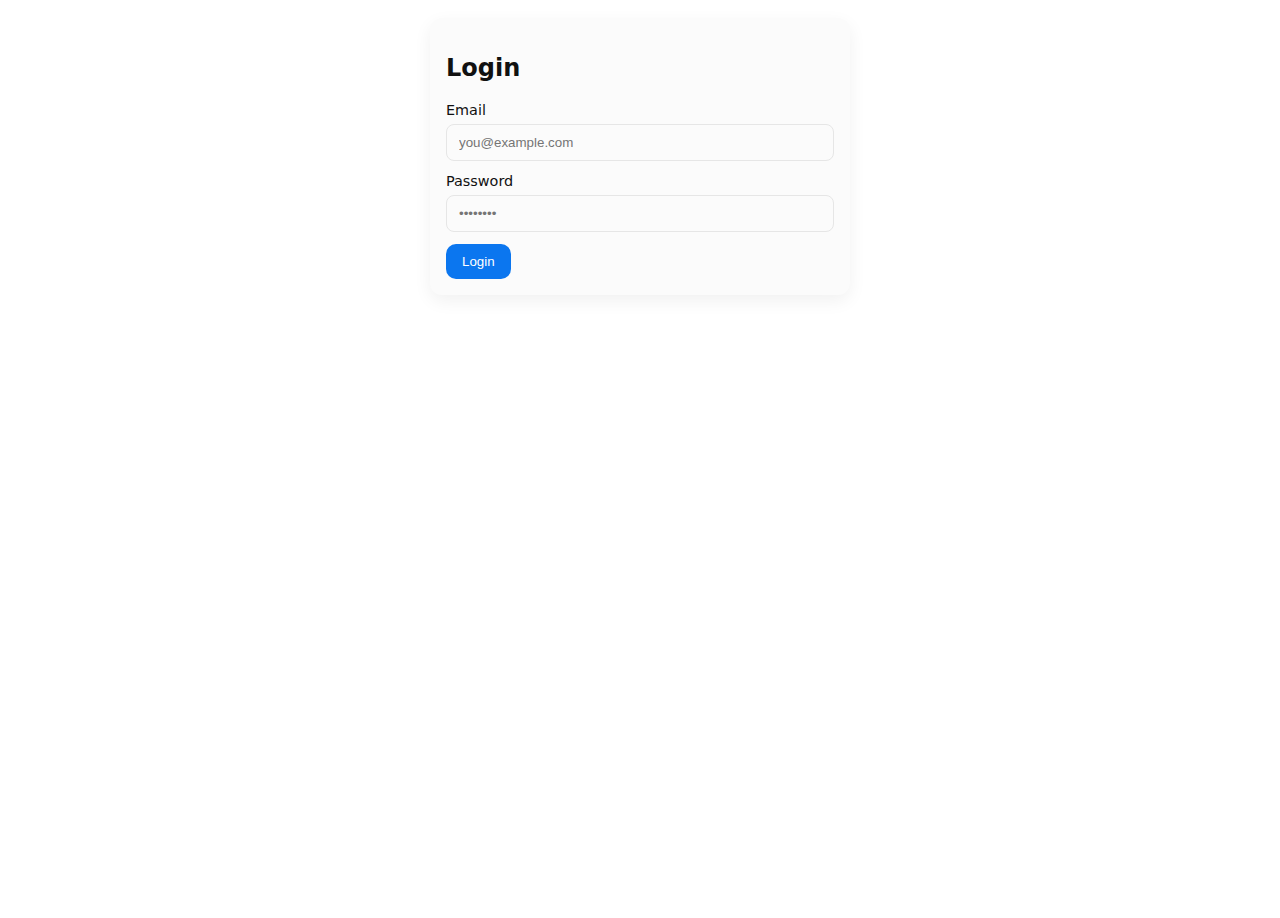
<file: public/login.html>
<!doctype html>
<html lang="en">
<head>
  <meta charset="utf-8">
  <title>Login</title>
  <link rel="stylesheet" href="styles.css">
</head>
<body>
  <div class="form card">
    <h2>Login</h2>
    <div id="msg" class="muted"></div>

    <div class="row">
      <label>Email</label>
      <input id="email" type="email" placeholder="you@example.com">
    </div>
    <div class="row">
      <label>Password</label>
      <input id="password" type="password" placeholder="••••••••">
    </div>

    <div style="display:flex;gap:8px">
      <button id="loginBtn" class="btn">Login</button>
    </div>
  </div>

  <script>
    const msg = document.getElementById('msg');
    document.getElementById('loginBtn').onclick = () => {
      const email = document.getElementById('email').value.trim();
      const pass = document.getElementById('password').value;

      const users = JSON.parse(localStorage.getItem('users') || '[]');
      const user = users.find(u => u.email === email && u.password === pass);

      if (!user) {
        msg.textContent = 'Invalid email or password';
        return;
      }

      // Save session to parent
      parent.postMessage({ type: 'login-success', user }, '*');
      msg.textContent = 'Login successful!';
    };

    document.getElementById('toRegister').onclick = () =>
      parent.document.getElementById('auth-frame').src = 'register.html';
  </script>
</body>
</html>
</file>
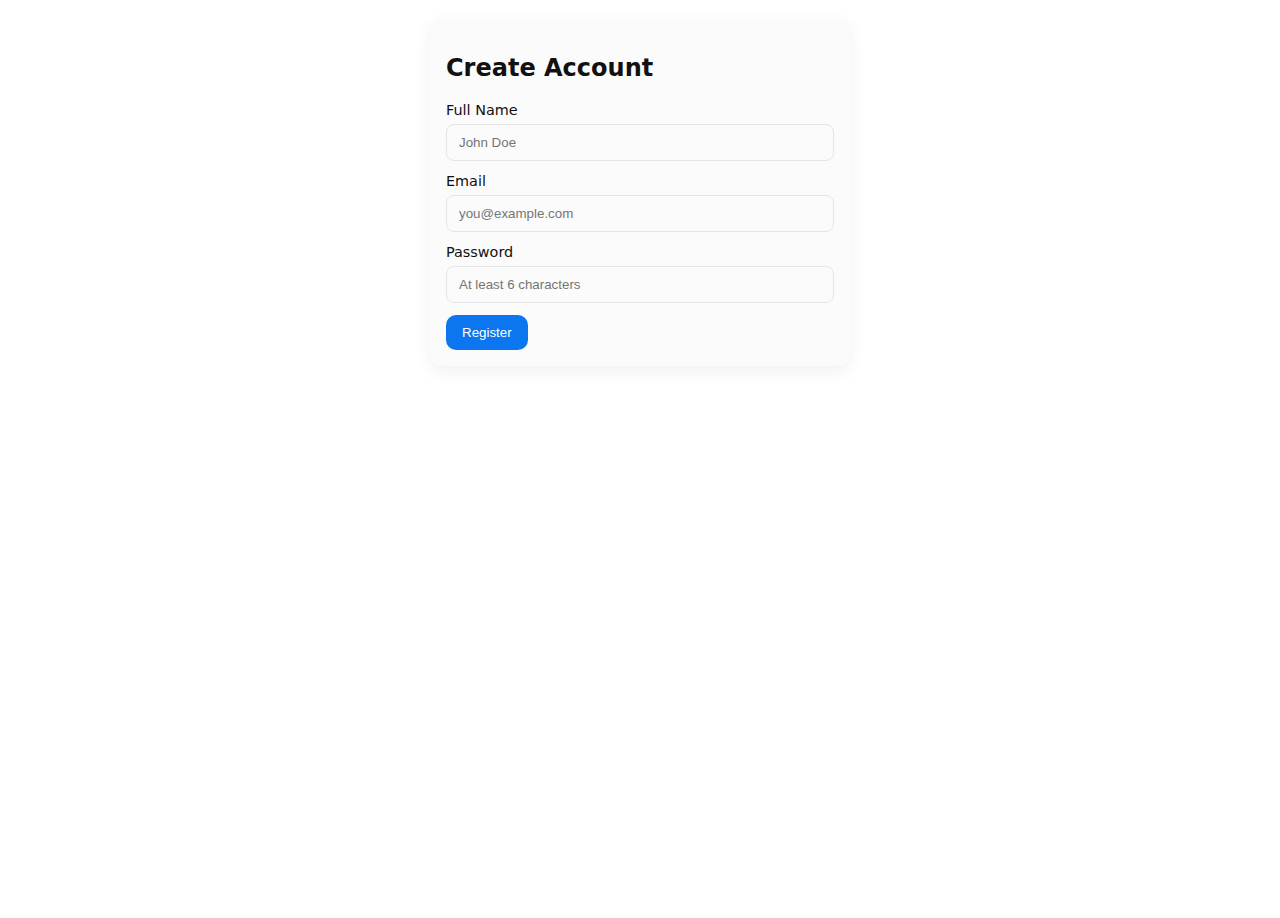
<file: public/register.html>
<!doctype html>
<html lang="en">
<head>
  <meta charset="utf-8">
  <title>Register</title>
  <link rel="stylesheet" href="styles.css">
</head>
<body>
  <div class="form card">
    <h2>Create Account</h2>
    <div id="msg" class="muted"></div>

    <div class="row">
      <label>Full Name</label>
      <input id="name" type="text" placeholder="John Doe">
    </div>
    <div class="row">
      <label>Email</label>
      <input id="email" type="email" placeholder="you@example.com">
    </div>
    <div class="row">
      <label>Password</label>
      <input id="password" type="password" placeholder="At least 6 characters">
    </div>

    <div style="display:flex;gap:8px">
      <button id="registerBtn" class="btn">Register</button>
    </div>
  </div>

  <script>
    const msg = document.getElementById('msg');
    document.getElementById('registerBtn').onclick = () => {
      const name = document.getElementById('name').value.trim();
      const email = document.getElementById('email').value.trim();
      const pass = document.getElementById('password').value;

      if (!name || !email || pass.length < 6) {
        msg.textContent = 'Please fill all fields correctly';
        return;
      }

      const users = JSON.parse(localStorage.getItem('users') || '[]');
      if (users.some(u => u.email === email)) {
        msg.textContent = 'Email already registered';
        return;
      }

      const newUser = { name, email, password: pass };
      users.push(newUser);
      localStorage.setItem('users', JSON.stringify(users));

      parent.postMessage({ type: 'register-success', user: newUser }, '*');
      msg.textContent = 'Registered successfully!';
    };

    document.getElementById('toLogin').onclick = () =>
      parent.document.getElementById('auth-frame').src = 'login.html';
  </script>
</body>
</html>
</file>
<file: assets/css/ashop.css>
/*

TemplateMo 571 Hexashop

https://templatemo.com/tm-571-hexashop

*/

/* ---------------------------------------------
Table of contents
------------------------------------------------
01. font & reset css
02. reset
03. global styles
04. header
05. banner
06. features
07. testimonials
08. contact
09. footer
10. preloader
11. search
12. portfolio

--------------------------------------------- */
/* 
---------------------------------------------
font & reset css
--------------------------------------------- 
*/
@import url("https://fonts.googleapis.com/css?family=Poppins:100,200,300,400,500,600,700,800,900");
/* 
---------------------------------------------
reset
--------------------------------------------- 
*/
html, body, div, span, applet, object, iframe, h1, h2, h3, h4, h5, h6, p, blockquote, div
pre, a, abbr, acronym, address, big, cite, code, del, dfn, em, font, img, ins, kbd, q,
s, samp, small, strike, strong, sub, sup, tt, var, b, u, i, center, dl, dt, dd, ol, ul, li,
figure, header, nav, section, article, aside, footer, figcaption {
  
  margin: 0;
  padding: 0;
  border: 0;
  outline: 0;
}

.clearfix:after {
  content: ".";
  display: block;
  clear: both;
  visibility: hidden;
  line-height: 0;
  height: 0;
}

.clearfix {
  display: inline-block;
}

html[xmlns] .clearfix {
  display: block;
}

* html .clearfix {
  height: 1%;
}

ul, li {
  padding: 0;
  margin: 0;
  list-style: none;
}

header, nav, section, article, aside, footer, hgroup {
  display: block;
}

* {
  box-sizing: border-box;
}

html, body {
  font-family: 'Poppins', sans-serif;
  font-weight: 400;
  background-color: #fff;
  font-size: 16px;
  -ms-text-size-adjust: 100%;
  -webkit-font-smoothing: antialiased;
  -moz-osx-font-smoothing: grayscale;
}

a {
  text-decoration: none !important;
}

h1, h2, h3, h4, h5, h6 {
  margin-top: 0px;
  margin-bottom: 0px;
}

ul {
  margin-bottom: 0px;
}

p {
  font-size: 14px;
  line-height: 25px;
  color: #2a2a2a;
}

/* 
---------------------------------------------
global styles
--------------------------------------------- 
*/
html,
body {
  background: #fff;
  font-family: 'Poppins', sans-serif;
}

::selection {
  background: #2a2a2a;
  color: #fff;
}

::-moz-selection {
  background: #2a2a2a;
  color: #fff;
}

@media (max-width: 991px) {
  html, body {
    overflow-x: hidden;
  }
  .mobile-top-fix {
    margin-top: 30px;
    margin-bottom: 0px;
  }
  .mobile-bottom-fix {
    margin-bottom: 30px;
  }
  .mobile-bottom-fix-big {
    margin-bottom: 60px;
  }
}

.main-border-button a {
  font-size: 13px;
  color: #fff;
  border: 1px solid #fff;
  padding: 12px 25px;
  display: inline-block;
  font-weight: 500;
  transition: all .3s;
}

.main-border-button a:hover {
  background-color: #fff;
  color: #2a2a2a;
}

.main-white-button a {
  font-size: 13px;
  color: #2a2a2a;
  background-color: #fff;
  padding: 12px 25px;
  display: inline-block;
  border-radius: 3px;
  font-weight: 600;
  transition: all .3s;
}

.main-white-button a:hover {
  opacity: 0.9;
}

.main-text-button a {
  font-size: 13px;
  color: #fff;
  font-weight: 600;
  transition: all .3s;
}

.main-text-button a:hover {
  opacity: 0.9;
}

.section-heading h2 {
  font-size: 34px;
  font-weight: 700;
  color: #2a2a2a;
}

.section-heading span {
  font-size: 14px;
  color: #a1a1a1;
  font-style: italic;
  font-weight: 400;
}



/* 
---------------------------------------------
header
--------------------------------------------- 
*/

.background-header {
  border-bottom: none !important;
  background-color: #fff;
  height: 80px!important;
  position: fixed!important;
  top: 0px;
  left: 0px;
  right: 0px;
  box-shadow: 0px 0px 10px rgba(0,0,0,0.15)!important;
}

.background-header .logo,
.background-header .main-nav .nav li a {
  color: #1e1e1e!important;
}

.background-header .main-nav .nav li:hover a {
  color: #2a2a2a!important;
}

.background-header .nav li a.active {
  color: #2a2a2a!important;
}

.header-area {
  border-bottom: 3px dotted #eee;
  box-shadow: none;
  background-color: #fff;
  position: absolute;
  top: 0px;
  left: 0px;
  right: 0px;
  z-index: 100;
  height: 100px;
  -webkit-transition: all .5s ease 0s;
  -moz-transition: all .5s ease 0s;
  -o-transition: all .5s ease 0s;
  transition: all .5s ease 0s;
}

.header-area .main-nav {
  min-height: 80px;
  background: transparent;
}

.header-area .main-nav .logo {
  line-height: 100px;
  color: #fff;
  font-size: 28px;
  font-weight: 700;
  text-transform: uppercase;
  letter-spacing: 2px;
  float: left;
  -webkit-transition: all 0.3s ease 0s;
  -moz-transition: all 0.3s ease 0s;
  -o-transition: all 0.3s ease 0s;
  transition: all 0.3s ease 0s;
}

.background-header .main-nav .logo {
  line-height: 75px;
}

.background-header .nav {
  margin-top: 20px !important;
}

.header-area .main-nav .nav {
  float: right;
  margin-top: 30px;
  margin-right: 0px;
  background-color: transparent;
  -webkit-transition: all 0.3s ease 0s;
  -moz-transition: all 0.3s ease 0s;
  -o-transition: all 0.3s ease 0s;
  transition: all 0.3s ease 0s;
  position: relative;
  z-index: 999;
}

.header-area .main-nav .nav li {
  padding-left: 15px;
  padding-right: 15px;
}

.header-area .main-nav .nav li:last-child {
  padding-right: 0px;
}

.header-area .main-nav .nav li a {
  display: block;
  font-weight: 600;
  font-size: 15px;
  color: #2a2a2a;
  text-transform: capitalize;
  -webkit-transition: all 0.3s ease 0s;
  -moz-transition: all 0.3s ease 0s;
  -o-transition: all 0.3s ease 0s;
  transition: all 0.3s ease 0s;
  height: 40px;
  line-height: 40px;
  border: transparent;
  letter-spacing: 1px;
}

.header-area .main-nav .nav li a {
  color: #2a2a2a;
}

.header-area .main-nav .nav li:hover a,
.header-area .main-nav .nav li a.active {
  color: #aaa!important;
}

.background-header .main-nav .nav li:hover a,
.background-header .main-nav .nav li a.active {
  color: #aaa!important;
  opacity: 1;
}

.header-area .main-nav .nav li.submenu {
  position: relative;
  padding-right: 30px;
}

.header-area .main-nav .nav li.submenu:after {
  font-family: FontAwesome;
  content: "\f107";
  font-size: 12px;
  color: #2a2a2a;
  position: absolute;
  right: 18px;
  top: 12px;
}

.background-header .main-nav .nav li.submenu:after {
  color: #2a2a2a;
}

.header-area .main-nav .nav li.submenu ul {
  position: absolute;
  width: 200px;
  box-shadow: 0 2px 28px 0 rgba(0, 0, 0, 0.06);
  overflow: hidden;
  top: 50px;
  opacity: 0;
  transform: translateY(+2em);
  visibility: hidden;
  z-index: -1;
  transition: all 0.3s ease-in-out 0s, visibility 0s linear 0.3s, z-index 0s linear 0.01s;
}

.header-area .main-nav .nav li.submenu ul li {
  margin-left: 0px;
  padding-left: 0px;
  padding-right: 0px;
}

.header-area .main-nav .nav li.submenu ul li a {
  opacity: 1;
  display: block;
  background: #f7f7f7;
  color: #2a2a2a!important;
  padding-left: 20px;
  height: 40px;
  line-height: 40px;
  -webkit-transition: all 0.3s ease 0s;
  -moz-transition: all 0.3s ease 0s;
  -o-transition: all 0.3s ease 0s;
  transition: all 0.3s ease 0s;
  position: relative;
  font-size: 13px;
  font-weight: 400;
  border-bottom: 1px solid #eee;
}

.header-area .main-nav .nav li.submenu ul li a:hover {
  background: #fff;
  color: #aaa!important;
  padding-left: 25px;
}

.header-area .main-nav .nav li.submenu ul li a:hover:before {
  width: 3px;
}

.header-area .main-nav .nav li.submenu:hover ul {
  visibility: visible;
  opacity: 1;
  z-index: 1;
  transform: translateY(0%);
  transition-delay: 0s, 0s, 0.3s;
}

.header-area .main-nav .menu-trigger {
  cursor: pointer;
  display: block;
  position: absolute;
  top: 33px;
  width: 32px;
  height: 40px;
  text-indent: -9999em;
  z-index: 99;
  right: 40px;
  display: none;
}

.background-header .main-nav .menu-trigger {
  top: 23px;
}

.header-area .main-nav .menu-trigger span,
.header-area .main-nav .menu-trigger span:before,
.header-area .main-nav .menu-trigger span:after {
  -moz-transition: all 0.4s;
  -o-transition: all 0.4s;
  -webkit-transition: all 0.4s;
  transition: all 0.4s;
  background-color: #1e1e1e;
  display: block;
  position: absolute;
  width: 30px;
  height: 2px;
  left: 0;
}

.background-header .main-nav .menu-trigger span,
.background-header .main-nav .menu-trigger span:before,
.background-header .main-nav .menu-trigger span:after {
  background-color: #1e1e1e;
}

.header-area .main-nav .menu-trigger span:before,
.header-area .main-nav .menu-trigger span:after {
  -moz-transition: all 0.4s;
  -o-transition: all 0.4s;
  -webkit-transition: all 0.4s;
  transition: all 0.4s;
  background-color: #1e1e1e;
  display: block;
  position: absolute;
  width: 30px;
  height: 2px;
  left: 0;
  width: 75%;
}

.background-header .main-nav .menu-trigger span:before,
.background-header .main-nav .menu-trigger span:after {
  background-color: #1e1e1e;
}

.header-area .main-nav .menu-trigger span:before,
.header-area .main-nav .menu-trigger span:after {
  content: "";
}

.header-area .main-nav .menu-trigger span {
  top: 16px;
}

.header-area .main-nav .menu-trigger span:before {
  -moz-transform-origin: 33% 100%;
  -ms-transform-origin: 33% 100%;
  -webkit-transform-origin: 33% 100%;
  transform-origin: 33% 100%;
  top: -10px;
  z-index: 10;
}

.header-area .main-nav .menu-trigger span:after {
  -moz-transform-origin: 33% 0;
  -ms-transform-origin: 33% 0;
  -webkit-transform-origin: 33% 0;
  transform-origin: 33% 0;
  top: 10px;
}

.header-area .main-nav .menu-trigger.active span,
.header-area .main-nav .menu-trigger.active span:before,
.header-area .main-nav .menu-trigger.active span:after {
  background-color: transparent;
  width: 100%;
}

.header-area .main-nav .menu-trigger.active span:before {
  -moz-transform: translateY(6px) translateX(1px) rotate(45deg);
  -ms-transform: translateY(6px) translateX(1px) rotate(45deg);
  -webkit-transform: translateY(6px) translateX(1px) rotate(45deg);
  transform: translateY(6px) translateX(1px) rotate(45deg);
  background-color: #1e1e1e;
}

.background-header .main-nav .menu-trigger.active span:before {
  background-color: #1e1e1e;
}

.header-area .main-nav .menu-trigger.active span:after {
  -moz-transform: translateY(-6px) translateX(1px) rotate(-45deg);
  -ms-transform: translateY(-6px) translateX(1px) rotate(-45deg);
  -webkit-transform: translateY(-6px) translateX(1px) rotate(-45deg);
  transform: translateY(-6px) translateX(1px) rotate(-45deg);
  background-color: #1e1e1e;
}

.background-header .main-nav .menu-trigger.active span:after {
  background-color: #1e1e1e;
}

.header-area.header-sticky {
  min-height: 80px;
}

.header-area .nav {
  margin-top: 30px;
}

.header-area.header-sticky .nav li a.active {
  color: #aaa;
}

@media (max-width: 1200px) {
  .header-area .main-nav .nav li {
    padding-left: 12px;
    padding-right: 12px;
  }
  .header-area .main-nav:before {
    display: none;
  }
}

@media (max-width: 767px) {
  .header-area .main-nav .logo {
    color: #1e1e1e;
  }
  .header-area.header-sticky .nav li a:hover,
  .header-area.header-sticky .nav li a.active {
    color: #aaa!important;
    opacity: 1;
  }
  .header-area.header-sticky .nav li.search-icon a {
    width: 100%;
  }
  .header-area {
    background-color: #f7f7f7;
    padding: 0px 15px;
    height: 100px;
    box-shadow: none;
    text-align: center;
  }
  .header-area .container {
    padding: 0px;
  }
  .header-area .logo {
    margin-left: 30px;
  }
  .header-area .menu-trigger {
    display: block !important;
  }
  .header-area .main-nav {
    overflow: hidden;
  }
  .header-area .main-nav .nav {
    float: none;
    width: 100%;
    display: none;
    -webkit-transition: all 0s ease 0s;
    -moz-transition: all 0s ease 0s;
    -o-transition: all 0s ease 0s;
    transition: all 0s ease 0s;
    margin-left: 0px;
  }
  .header-area .main-nav .nav li:first-child {
    border-top: 1px solid #eee;
  }
  .header-area.header-sticky .nav {
    margin-top: 100px !important;
  }
  .header-area .main-nav .nav li {
    width: 100%;
    background: #fff;
    border-bottom: 1px solid #eee;
    padding-left: 0px !important;
    padding-right: 0px !important;
  }
  .header-area .main-nav .nav li a {
    height: 50px !important;
    line-height: 50px !important;
    padding: 0px !important;
    border: none !important;
    background: #f7f7f7 !important;
    color: #191a20 !important;
  }
  .header-area .main-nav .nav li a:hover {
    background: #eee !important;
    color: #aaa!important;
  }
  .header-area .main-nav .nav li.submenu ul {
    position: relative;
    visibility: inherit;
    opacity: 1;
    z-index: 1;
    transform: translateY(0%);
    transition-delay: 0s, 0s, 0.3s;
    top: 0px;
    width: 100%;
    box-shadow: none;
    height: 0px;
  }
  .header-area .main-nav .nav li.submenu ul li a {
    font-size: 12px;
    font-weight: 400;
  }
  .header-area .main-nav .nav li.submenu ul li a:hover:before {
    width: 0px;
  }
  .header-area .main-nav .nav li.submenu ul.active {
    height: auto !important;
  }
  .header-area .main-nav .nav li.submenu:after {
    color: #3B566E;
    right: 25px;
    font-size: 14px;
    top: 15px;
  }
  .header-area .main-nav .nav li.submenu:hover ul, .header-area .main-nav .nav li.submenu:focus ul {
    height: 0px;
  }
}

@media (min-width: 767px) {
  .header-area .main-nav .nav {
    display: flex !important;
  }
}


/* 
---------------------------------------------
banner
--------------------------------------------- 
*/

.main-banner {
  border-bottom: 3px dotted #eee;
  padding-top: 160px;
  padding-bottom: 30px;
}

.main-banner .left-content .thumb img {
  width: 100%;
  overflow: hidden;
}

.main-banner .left-content .inner-content {
  position: absolute;
  left: 100px;
  top: 50%;
  transform: translateY(-50%);
}

.main-banner .left-content .inner-content h4 {
  color: #fff;
  margin-top: -10px;
  font-size: 52px;
  font-weight: 700;
  margin-bottom: 20px;
}

.main-banner .left-content .inner-content span {
  font-size: 16px;
  color: #fff;
  font-weight: 400;
  font-style: italic;
  display: block;
  margin-bottom: 30px;
}

.main-banner .right-content .right-first-image {
  margin-bottom: 28.5px;
}

.main-banner .right-content .right-first-image .thumb {
  position: relative;
  text-align: center;
}

.main-banner .right-content .right-first-image .thumb img {
  width: 100%;
  overflow: hidden;
}

.main-banner .right-content .right-first-image .thumb .inner-content {
  position: absolute;
  top: 50%;
  transform: translateY(-50%);
  width: 100%;
  text-align: center;
}

.main-banner .right-content .right-first-image .thumb .inner-content h4 {
  color: #fff;
  font-size: 24px;
  font-weight: 700;
  margin-bottom: 15px;
}

.main-banner .right-content .right-first-image .thumb .inner-content span {
  font-size: 16px;
  color: #fff;
  font-style: italic;
}

.main-banner .right-content .right-first-image .thumb .hover-content {
  position: absolute;
  top: 15px;
  right: 15px;
  left: 15px;
  bottom: 15px;
  text-align: center;
  background-color: rgba(42,42,42,.97);
  opacity: 0;
  visibility: hidden;
  transition: all 0.5s;
}

.main-banner .right-content .right-first-image .thumb:hover .hover-content {
  opacity: 1;
  visibility: visible;
}

.main-banner .right-content .right-first-image .thumb .hover-content .inner {
  position: absolute;
  top: 50%;
  left: 50%;
  transform: translate(-50%, -50%);
  width: 100%;
}

.main-banner .right-content .right-first-image .thumb .hover-content h4 {
  color: #fff;
  font-size: 24px;
  font-weight: 700;
  margin-bottom: 15px;
}

.main-banner .right-content .right-first-image .thumb .hover-content p {
  color: #fff;
  padding: 0px 20px;
  margin-bottom: 20px;
}



/*
---------------------------------------------
Men
---------------------------------------------
*/

#men {
  padding-top: 90px;
  padding-bottom: 90px;
  border-bottom: 3px dotted #eee;
}

#men .section-heading {
  margin-bottom: 60px;
}

#men .item .down-content {
  padding-top: 30px;
  position: relative;
  z-index: 3;
  background-color: #fff;
}

#men .item .down-content h4 {
  font-size: 22px;
  color: #2a2a2a;
  font-weight: 700;
  margin-bottom: 8px;
}

#men .item .down-content span {
  font-size: 18px;
  color: #a1a1a1;
  font-weight: 500;
  display: block;
}

#men .item .down-content ul.stars {
  position: absolute;
  right: 0;
  top: 30px;
}

#men .item .down-content ul.stars li {
  display: inline;
  font-size: 13px;
}

#men .item .thumb .hover-content {
  position: absolute;
  z-index: 2;
  text-align: center;
  bottom: -60px;
  width: 100%;
  opacity: 0;
  visibility: hidden;
  transition: all .5s;
}

#men .item .thumb:hover .hover-content {
  bottom: 30px;
  opacity: 1;
  visibility: visible;
}

#men .item .thumb {
  position: relative;
}

#men .item .thumb .hover-content ul li {
  display: inline;
  margin: 0px 10px;
}

#men .item .thumb .hover-content ul li a {
  width: 50px;
  height: 50px;
  text-align: center;
  line-height: 50px;
  display: inline-block;
  color: #2a2a2a;
  background-color: #fff;
}


#men .owl-nav {
  text-align: center;
  position: absolute;
  width: 100%;
  top: 40%;
  transform: translateY(-25px);
}

#men .owl-dots {
  display: none;
}
    
#men .owl-nav .owl-prev{
  position: absolute;
  left: -80px;
  outline: none;
}

#men .owl-nav .owl-prev span,
#men .owl-nav .owl-next span {
  opacity: 0;
}

#men .owl-nav .owl-prev:before {
  display: inline-block;
  font-family: 'FontAwesome';
  color: #2a2a2a;
  font-size: 25px;
  font-weight: 700;
  content: '\f104';
  width: 50px;
  height: 50px;
  background-color: transparent;
  line-height: 48px;
  border :1px solid #2a2a2a;
}

#men .owl-nav .owl-prev {
  opacity: 0.75;
  transition: all .5s;
}

#men .owl-nav .owl-prev:hover {
  opacity: 1;
}

#men .owl-nav .owl-next {
  opacity: 0.75;
  transition: all .5s;
}

#men .owl-nav .owl-next:hover {
  opacity: 1;
}

#men .owl-nav .owl-next{
  outline: none;
  position: absolute;
  right: -85px;
}

#men .owl-nav .owl-next:before {
  display: inline-block;
  font-family: 'FontAwesome';
  color: #2a2a2a;
  font-size: 25px;
  font-weight: 700;
  content: '\f105';
  width: 50px;
  height: 50px;
  background-color: transparent;
  line-height: 48px;
  border :1px solid #2a2a2a;
}


/*
---------------------------------------------
Women
---------------------------------------------
*/

#women {
  padding-top: 90px;
  padding-bottom: 90px;
  border-bottom: 3px dotted #eee;
}

#women .section-heading {
  margin-bottom: 60px;
}

#women .item .down-content {
  padding-top: 30px;
  position: relative;
  z-index: 3;
  background-color: #fff;
}

#women .item .down-content h4 {
  font-size: 22px;
  color: #2a2a2a;
  font-weight: 700;
  margin-bottom: 8px;
}

#women .item .down-content span {
  font-size: 18px;
  color: #a1a1a1;
  font-weight: 500;
  display: block;
}

#women .item .down-content ul.stars {
  position: absolute;
  right: 0;
  top: 30px;
}

#women .item .down-content ul.stars li {
  display: inline;
  font-size: 13px;
}

#women .item .thumb .hover-content {
  position: absolute;
  z-index: 2;
  text-align: center;
  bottom: -60px;
  width: 100%;
  opacity: 0;
  visibility: hidden;
  transition: all .5s;
}

#women .item .thumb:hover .hover-content {
  bottom: 30px;
  opacity: 1;
  visibility: visible;
}

#women .item .thumb {
  position: relative;
}

#women .item .thumb .hover-content ul li {
  display: inline;
  margin: 0px 10px;
}

#women .item .thumb .hover-content ul li a {
  width: 50px;
  height: 50px;
  text-align: center;
  line-height: 50px;
  display: inline-block;
  color: #2a2a2a;
  background-color: #fff;
}


#women .owl-nav {
  text-align: center;
  position: absolute;
  width: 100%;
  top: 40%;
  transform: translateY(-25px);
}

#women .owl-dots {
  display: none;
}
    
#women .owl-nav .owl-prev{
  position: absolute;
  left: -80px;
  outline: none;
}

#women .owl-nav .owl-prev span,
#women .owl-nav .owl-next span {
  opacity: 0;
}

#women .owl-nav .owl-prev:before {
  display: inline-block;
  font-family: 'FontAwesome';
  color: #2a2a2a;
  font-size: 25px;
  font-weight: 700;
  content: '\f104';
  width: 50px;
  height: 50px;
  background-color: transparent;
  line-height: 48px;
  border :1px solid #2a2a2a;
}

#women .owl-nav .owl-prev {
  opacity: 0.75;
  transition: all .5s;
}

#women .owl-nav .owl-prev:hover {
  opacity: 1;
}

#women .owl-nav .owl-next {
  opacity: 0.75;
  transition: all .5s;
}

#women .owl-nav .owl-next:hover {
  opacity: 1;
}

#women .owl-nav .owl-next{
  outline: none;
  position: absolute;
  right: -85px;
}

#women .owl-nav .owl-next:before {
  display: inline-block;
  font-family: 'FontAwesome';
  color: #2a2a2a;
  font-size: 25px;
  font-weight: 700;
  content: '\f105';
  width: 50px;
  height: 50px;
  background-color: transparent;
  line-height: 48px;
  border :1px solid #2a2a2a;
}

/*
---------------------------------------------
Kids
---------------------------------------------
*/

#kids {
  padding-top: 90px;
  padding-bottom: 90px;
  border-bottom: 3px dotted #eee;
}

#kids .section-heading {
  margin-bottom: 60px;
}

#kids .item .down-content {
  padding-top: 30px;
  position: relative;
  z-index: 3;
  background-color: #fff;
}

#kids .item .down-content h4 {
  font-size: 22px;
  color: #2a2a2a;
  font-weight: 700;
  margin-bottom: 8px;
}

#kids .item .down-content span {
  font-size: 18px;
  color: #a1a1a1;
  font-weight: 500;
  display: block;
}

#kids .item .down-content ul.stars {
  position: absolute;
  right: 0;
  top: 30px;
}

#kids .item .down-content ul.stars li {
  display: inline;
  font-size: 13px;
}

#kids .item .thumb .hover-content {
  position: absolute;
  z-index: 2;
  text-align: center;
  bottom: -60px;
  width: 100%;
  opacity: 0;
  visibility: hidden;
  transition: all .5s;
}

#kids .item .thumb:hover .hover-content {
  bottom: 30px;
  opacity: 1;
  visibility: visible;
}

#kids .item .thumb {
  position: relative;
}

#kids .item .thumb .hover-content ul li {
  display: inline;
  margin: 0px 10px;
}

#kids .item .thumb .hover-content ul li a {
  width: 50px;
  height: 50px;
  text-align: center;
  line-height: 50px;
  display: inline-block;
  color: #2a2a2a;
  background-color: #fff;
}


#kids .owl-nav {
  text-align: center;
  position: absolute;
  width: 100%;
  top: 40%;
  transform: translateY(-25px);
}

#kids .owl-dots {
  display: none;
}
    
#kids .owl-nav .owl-prev{
  position: absolute;
  left: -80px;
  outline: none;
}

#kids .owl-nav .owl-prev span,
#kids .owl-nav .owl-next span {
  opacity: 0;
}

#kids .owl-nav .owl-prev:before {
  display: inline-block;
  font-family: 'FontAwesome';
  color: #2a2a2a;
  font-size: 25px;
  font-weight: 700;
  content: '\f104';
  width: 50px;
  height: 50px;
  background-color: transparent;
  line-height: 48px;
  border :1px solid #2a2a2a;
}

#kids .owl-nav .owl-prev {
  opacity: 0.75;
  transition: all .5s;
}

#kids .owl-nav .owl-prev:hover {
  opacity: 1;
}

#kids .owl-nav .owl-next {
  opacity: 0.75;
  transition: all .5s;
}

#kids .owl-nav .owl-next:hover {
  opacity: 1;
}

#kids .owl-nav .owl-next{
  outline: none;
  position: absolute;
  right: -85px;
}

#kids .owl-nav .owl-next:before {
  display: inline-block;
  font-family: 'FontAwesome';
  color: #2a2a2a;
  font-size: 25px;
  font-weight: 700;
  content: '\f105';
  width: 50px;
  height: 50px;
  background-color: transparent;
  line-height: 48px;
  border :1px solid #2a2a2a;
}


/*
---------------------------------------------
Explore
---------------------------------------------
*/

#explore {
  padding-top: 90px;
  padding-bottom: 90px;
  border-bottom: 3px dotted #eee;
}

#explore .left-content {
  margin-right: 30px;
}

#explore .left-content h2 {
  font-size: 34px;
  font-weight: 700;
  color: #2a2a2a;
}

#explore .left-content span {
  font-size: 14px;
  color: #aaaaaa;
  font-weight: 500;
  display: block;
  margin-top: 25px;
}

#explore .left-content .quote {
  margin-top: 25px;
}

#explore .left-content .quote i {
  float: left;
  font-size: 32px;
  margin-right: 15px;
  margin-top: 10px;
}

#explore .left-content .quote p {
  font-style: italic;
  color: #2a2a2a;
  font-weight: 500;
}

#explore .left-content p {
  font-size: 14px;
  color: #aaaaaa;
  font-weight: 500;
  display: block;
  margin-top: 25px;
}

#explore .left-content .main-border-button a {
  color: #2a2a2a;
  border-color: #2a2a2a;
  margin-top: 35px;
}

#explore .left-content .main-border-button a:hover {
  background-color: #2a2a2a;
  color: #fff;
}

#explore img {
  width: 100%;
  overflow: hidden;
}

#explore .leather {
  margin-bottom: 30px;
}

#explore .first-image {
  margin-bottom: 30px;
}

#explore .leather,
#explore .types {
  min-height: 255px;
  background-color: #f8f8f8;
  text-align: center;
  width: 100%;
}

#explore .leather h4,
#explore .types h4 {
  font-size: 24px;
  font-weight: 700;
  color: #2a2a2a;
  padding-top: 90px;
  margin-bottom: 5px;
}

#explore .leather span,
#explore .types span {
  font-size: 14px;
  font-style: italic;
  color: #aaa;
  font-weight: 500;
}

/* 
---------------------------------------------
Social
--------------------------------------------- 
*/

#social {
  margin-top: 90px;
  padding-bottom: 90px;
  border-bottom: 3px dotted #eee;
}

#social .col-2 {
  padding-left: 0;
  padding-right: 0;
}

#social .images {
  margin-top: 60px;
  padding-left: 15px;
  padding-right: 15px;
}

#social .thumb {
  position: relative;
}

#social .thumb .icon {
  position: absolute;
  bottom: 0;
  left: 0;
  right: 0;
  top: 0;
  width: 100%;
  background-color: rgba(0,0,0,0.85);
  opacity: 0;
  visibility: hidden;
  transition: all .3s;
}

#social .thumb:hover .icon {
  opacity: 1;
  visibility: visible;
}

#social .thumb .icon h6 {
  color: #fff;
  position: absolute;
  font-size: 14px;
  bottom: 40px;
  font-weight: 400;
  left: 15px;
}

#social .thumb .icon i {
  color: #fff;
  position: absolute;
  bottom: 15px;
  left: 15px;
}

#social .thumb img {
  width: 100%;
  overflow: hidden;
}


/* 
---------------------------------------------
Subscribe
--------------------------------------------- 
*/

.subscribe {
  margin-top: 90px;
}

.subscribe .section-heading {
  margin-bottom: 30px;
}

.subscribe .section-heading h2 {
  line-height: 55px;
}

.subscribe form input {
  width: 100%;
  height: 44px;
  line-height: 44px;
  padding: 0px 15px;
  font-size: 14px;
  font-style: italic;
  font-weight: 500;
  color: #aaa;
  border-radius: 0px;
  border: 1px solid #7a7a7a;
  box-shadow: none;
}

.subscribe form input::focus {
  border-color: #2a2a2a;
  border-radius: 0px;
}

.subscribe form button {
  width: 44px;
  height: 44px;
  display: inline-block;
  text-align: center;
  line-height: 44px;
  background-color: #2a2a2a;
  box-shadow: none;
  border: 1px solid transparent;
  color: #fff;
  transition: all 0.3s;
}

.subscribe form button:hover {
  background-color: #fff;
  border: 1px solid #2a2a2a;
  color: #2a2a2a;
}

.subscribe ul li {
  margin-bottom: 30px;
  display: block;
}

.subscribe ul li {
  font-size: 16px;
  font-weight: 700;
  color: #2a2a2a;
}

.subscribe ul li span,
.subscribe ul li span a {
  font-size: 14px;
  font-weight: 400;
  color: #aaa;
}

.subscribe ul li span a:hover {
  color: #2a2a2a;
}


/* 
---------------------------------------------
footer
--------------------------------------------- 
*/

footer {
  margin-top: 60px;
  padding: 60px 0px 30px 0px;
  background-color: #2a2a2a;
}

footer .logo {
  margin-bottom: 20px;
}

footer ul li {
  display: block;
  margin-bottom: 10px;
}

footer ul li a {
  font-size: 14px;
  color: #fff;
  transition: all .3s;
}

footer ul li a:hover {
  color: #aaa;
}

footer h4 {
  letter-spacing: 0.5px;
  font-size: 16px;
  color: #fff;
  font-weight: 700;
  margin-bottom: 20px;
}

footer .under-footer {
  margin-top: 30px;
  padding-top: 30px;
  text-align: center;
  border-top: 1px solid rgba(250,250,250,0.3);
}

footer .under-footer ul {
  margin-top: 20px;
}

footer .under-footer ul li {
  display: inline-block;
  margin: 0px 10px;
}

footer .under-footer ul li a {
  font-size: 22px;
}

footer .under-footer p {
  color: #fff;
  font-size: 14px;
  font-weight: 300;
}

footer .under-footer a {
  color: #cff;
}

footer .under-footer a:hover {
  color: #c66;
}


/* 
---------------------------------------------
Products Page
--------------------------------------------- 
*/

.page-heading {
  margin-top: 160px;
  margin-bottom: 30px;
  background-image: url(../images/products-page-heading.jpg);
  background-position: center center;
  background-size: cover;
  background-repeat: no-repeat;
}

.page-heading .inner-content {
  padding: 150px 0px;
  text-align: center;
}

.page-heading .inner-content h2 {
  font-size: 52px;
  color: #fff;
  font-weight: 700;
  margin-bottom: 15px;
}

.page-heading .inner-content span {
  font-size: 16px;
  font-weight: 500;
  color: #fff;
  font-style: italic;
}

#products .section-heading {
  text-align: center;
  margin-bottom: 60px;
  margin-top: 80px;
}

#products .item {
  margin-bottom: 30px;
}

#products .item .thumb img {
  width: 100%;
  overflow: hidden;
}

#products .item .down-content {
  padding-top: 20px;
  position: relative;
  z-index: 3;
  background-color: #fff;
}

#products .item .down-content h4 {
  font-size: 22px;
  color: #2a2a2a;
  font-weight: 700;
  margin-bottom: 8px;
}

#products .item .down-content span {
  font-size: 18px;
  color: #a1a1a1;
  font-weight: 500;
  display: block;
}

#products .item .down-content ul.stars {
  position: absolute;
  right: 0;
  top: 20px;
}

#products .item .down-content ul.stars li {
  display: inline;
  font-size: 13px;
}

#products .item .thumb .hover-content {
  position: absolute;
  z-index: 2;
  text-align: center;
  bottom: -60px;
  width: 100%;
  opacity: 0;
  visibility: hidden;
  transition: all .5s;
}

#products .item .thumb:hover .hover-content {
  bottom: 30px;
  opacity: 1;
  visibility: visible;
}

#products .item .thumb {
  position: relative;
}

#products .item .thumb .hover-content ul li {
  display: inline;
  margin: 0px 10px;
}

#products .item .thumb .hover-content ul li a {
  width: 50px;
  height: 50px;
  text-align: center;
  line-height: 50px;
  display: inline-block;
  color: #2a2a2a;
  background-color: #fff;
}

#products .pagination {
  margin-top: 30px;
  margin-bottom: 40px;
}

#products .pagination ul {
  text-align: center;
  width: 100%;
}

#products .pagination ul li {
  display: inline;
  margin: 0px 5px;
}

#products .pagination ul li a {
  width: 44px;
  height: 44px;
  border: 1px solid #2a2a2a;
  display: inline-block;
  text-align: center;
  line-height: 44px;
  font-size: 14px;
  font-weight: 500;
  color: #2a2a2a;
}

#products .pagination ul li a:hover,
#products .pagination ul li.active a {
  background-color: #2a2a2a;
  color: #fff;
}



/* 
---------------------------------------------
Single Product Page
--------------------------------------------- 
*/

#product {
  margin-top: 80px;
}

#product .left-images img {
  width: 100%;
  overflow: hidden;
  margin-bottom: 30px;
}

#product .right-content {
  position: relative;
  z-index: 3;
  background-color: #fff;
}

#product .right-content h4 {
  font-size: 22px;
  color: #2a2a2a;
  font-weight: 700;
  margin-bottom: 0px;
}

#product .right-content span.price {
  font-size: 18px;
  color: #a1a1a1;
  font-weight: 500;
  display: block;
  margin-top: 5px;
  border-bottom: 1px solid #eee;
  padding-bottom: 20px;
}

#product .right-content ul.stars {
  position: absolute;
  right: 0;
  top: 0;
}

#product .right-content ul.stars li {
  display: inline;
  font-size: 13px;
}

#product .right-content span {
  font-size: 14px;
  color: #aaaaaa;
  font-weight: 500;
  display: block;
  margin-top: 25px;
}

#product .right-content .quote {
  margin-top: 25px;
}

#product .right-content .quote i {
  float: left;
  font-size: 32px;
  margin-right: 15px;
  margin-top: 10px;
}

#product .right-content .quote p {
  font-style: italic;
  color: #2a2a2a;
  font-weight: 500;
}

#product .right-content p {
  font-size: 14px;
  color: #aaaaaa;
  font-weight: 500;
  display: block;
  margin-top: 25px;
}

.quantity-content {
  margin-top: 30px;
  padding-top: 30px;
  border-top: 1px solid #eee;
  border-bottom: 1px solid #eee;
  width: 100%;
  padding-bottom: 30px;
  margin-bottom: 30px;
}

.quantity-content .left-content {
  float: left;
  margin-right: 30px;
}

.quantity-content .right-content {
  text-align: right;
}

.quantity-content .left-content h6 {
  padding-top: 7px;
  font-size: 20px;
  font-weight: 700;
  color: #aaa;
  position: relative;
  z-index: 11;
}

.total h4 {
  float: left;
  font-size: 20px;
  margin-top: 10px;
  color: #aaa!important;
}

.total .main-border-button {
  text-align: right;
}

.total .main-border-button a {
  border-color: #2a2a2a;
  color: #2a2a2a;
}

.total .main-border-button a:hover {
  color: #fff;
  background-color: #2a2a2a;
}

.quantity {
  display: inline-block; }
 
 .quantity .input-text.qty {
  width: 35px;
  height: 39px;
  padding: 0 5px;
  text-align: center;
  background-color: transparent;
  border: 1px solid #efefef;
 }
 
 .quantity.buttons_added {
  text-align: left;
  position: relative;
  white-space: nowrap;
  vertical-align: top; }
 
 .quantity.buttons_added input {
  display: inline-block;
  margin: 0;
  vertical-align: top;
  box-shadow: none;
 }
 
 .quantity.buttons_added .minus,
 .quantity.buttons_added .plus {
  padding: 7px 10px 8px;
  height: 39px;
  background-color: #ffffff;
  border: 1px solid #efefef;
  cursor:pointer;}
 
 .quantity.buttons_added .minus {
  border-right: 0; }
 
 .quantity.buttons_added .plus {
  border-left: 0; }
 
 .quantity.buttons_added .minus:hover,
 .quantity.buttons_added .plus:hover {
  background: #eeeeee; }
 
 .quantity input::-webkit-outer-spin-button,
 .quantity input::-webkit-inner-spin-button {
  -webkit-appearance: none;
  -moz-appearance: none;
  margin: 0; }
  
  .quantity.buttons_added .minus:focus,
 .quantity.buttons_added .plus:focus {
  outline: none; }



/* 
---------------------------------------------
About Us Page
--------------------------------------------- 
*/

.about-page-heading {
  margin-top: 160px;
  margin-bottom: 30px;
  background-image: url(../images/about-us-page-heading.jpg);
  background-position: center center;
  background-size: cover;
  background-repeat: no-repeat;
}

.about-us {
  margin-top: 80px;
}

.about-us .left-image img {
  width: 100%;
  overflow: hidden;
}

.about-us .right-content {
  margin-left: 30px;
}

.about-us .right-content h4 {
  font-size: 34px;
  font-weight: 700;
  color: #2a2a2a;
}

.about-us .right-content span {
  font-size: 14px;
  color: #aaaaaa;
  font-weight: 500;
  display: block;
  margin-top: 25px;
}

.about-us .right-content .quote {
  margin-top: 25px;
}

.about-us .right-content .quote i {
  float: left;
  font-size: 32px;
  margin-right: 15px;
  margin-top: 10px;
}

.about-us .right-content .quote p {
  font-style: italic;
  color: #2a2a2a;
  font-weight: 500;
}

.about-us .right-content p {
  font-size: 14px;
  color: #aaaaaa;
  font-weight: 500;
  display: block;
  margin-top: 25px;
}

.about-us .right-content ul {
  border-top: 3px dotted #eee;
  margin-top: 30px;
  padding-top: 30px;
}

.about-us .right-content ul li {
  display: inline-block;
  margin-right: 5px;
}

.about-us .right-content ul li a {
  width: 44px;
  height: 44px;
  background-color: #2a2a2a;
  color: #fff;
  display: inline-block;
  text-align: center;
  line-height: 44px;
  border-radius: 50%;
  transition: all .5s;
}

.about-us .right-content ul li a:hover {
  background-color: #eee;
  color: #2a2a2a;
}

.our-team {
  margin-top: 100px;
  padding-top: 90px;
  padding-bottom: 90px;
  border-top: 3px dotted #eee;
}

.our-team .section-heading {
  margin-bottom: 60px;
  text-align: center;
}

.our-team .section-heading h2 {
  margin-bottom: 10px;
}

.our-team .team-item .thumb {
  position: relative;
}

.our-team .team-item .thumb img {
  width: 100%;
  overflow: hidden;
}

.our-team .team-item .thumb .hover-effect {
  position: absolute;
  background-color: rgba(0,0,0,0.9);
  width: 100%;
  text-align: center;
  top: 0;
  bottom: 0;
  opacity: 0;
  visibility: hidden;
  transition: all .3s;
}

.our-team .team-item .thumb:hover .hover-effect {
  opacity: 1;
  visibility: visible;
}

.our-team .team-item .thumb .hover-effect .inner-content {
  position: absolute;
  top: 50%;
  text-align: center;
  width: 100%;
  transform: translateY(-22px);
}

.our-team .team-item .thumb .hover-effect .inner-content ul li {
  display: inline-block;
  margin: 0px 5px;
}

.our-team .team-item .thumb .hover-effect .inner-content ul li a {
  width: 44px;
  height: 44px;
  background-color: #fff;
  color: #2a2a2a;
  display: inline-block;
  text-align: center;
  line-height: 44px;
  border-radius: 50%;
  transition: all .3s;
}

.our-team .team-item .thumb .hover-effect .inner-content ul li a:hover {
  background-color: #2a2a2a;
  color: #fff;
}

.our-team .team-item .down-content {
  text-align: center;
  padding-top: 25px;
}

.our-team .team-item .down-content h4 {
  font-size: 24px;
  color: #2a2a2a;
  font-weight: 700;
  margin-bottom: 5px;
}

.our-team .team-item .down-content span {
  font-size: 14px;
  color: #a1a1a1;
  font-weight: 500;
  display: block;
  font-style: italic;
}

.our-services {
  padding-top: 90px;
  padding-bottom: 90px;
  border-top: 3px dotted #eee;
  border-bottom: 3px dotted #eee;
}

.our-services .section-heading {
  margin-bottom: 60px;
  text-align: center;
}

.our-services .section-heading h2 {
  margin-bottom: 10px;
}

.our-services .service-item {
  padding: 30px;
  box-shadow: 0px 0px 15px rgba(0,0,0,0.10);
  text-align: center;
}

.our-services .service-item img {
  width: 100%;
  overflow: hidden;
}

.our-services .service-item h4 {
  font-size: 24px;
  font-weight: 700;
  color: #2a2a2a;
  margin-bottom: 20px;
}

.our-services .service-item p {
  margin-bottom: 25px;
}



/* 
---------------------------------------------
contact Us Page
--------------------------------------------- 
*/

.contact-us {
  margin-top: 90px;
  border-bottom: 3px dotted #eee;
  padding-bottom: 90px;
}

.contact-us .section-heading {
  margin-bottom: 40px;
}

.contact-us #map {
  margin-right: 30px;
}

.contact-us form input {
  width: 100%;
  height: 44px;
  line-height: 44px;
  padding: 0px 15px;
  font-size: 14px;
  font-style: italic;
  font-weight: 500;
  color: #aaa;
  border-radius: 0px;
  border: 1px solid #7a7a7a;
  box-shadow: none;
}

.contact-us form input::focus {
  border-color: #2a2a2a;
  border-radius: 0px;
}

.contact-us form textarea {
  width: 100%;
  height: 140px;
  min-height: 120px;
  max-height: 200px;
  margin-top: 30px;
  margin-bottom: 25px;
  line-height: 44px;
  padding: 0px 15px;
  font-size: 14px;
  font-style: italic;
  font-weight: 500;
  color: #aaa;
  border-radius: 0px;
  border: 1px solid #7a7a7a;
  box-shadow: none;
}

.contact-us form textarea::focus {
  border-color: #2a2a2a;
  border-radius: 0px;
}

.contact-us form button {
  width: 44px;
  height: 44px;
  display: inline-block;
  text-align: center;
  line-height: 44px;
  background-color: #2a2a2a;
  box-shadow: none;
  border: 1px solid transparent;
  color: #fff;
  transition: all 0.3s;
}

.contact-us form button:hover {
  background-color: #fff;
  border: 1px solid #2a2a2a;
  color: #2a2a2a;
}


/* 
---------------------------------------------
responsive
--------------------------------------------- 
*/

@media (max-width: 1200px) {
  .main-banner .right-content .right-first-image .thumb .hover-content p {
    display: none;
  }
}

@media (max-width: 992px) {
  .main-banner .right-content .right-first-image .thumb .hover-content p {
    display: block;
  }
  .header-area .main-nav .nav li.submenu:after {
    right: 3px;
  }
  .header-area .main-nav .nav li.submenu {
    padding-right: 15px;
  }
  .header-area .main-nav .nav li {
    padding-right: 5px;
    padding-left: 5px;
  }
  .header-area .main-nav .nav li a {
    font-size: 14px;
    letter-spacing: 0px;
  }
  .main-banner .left-content {
    margin-bottom: 30px;
  }
  #explore .left-content {
    margin-bottom: 30px;
  }
  #explore .right-content .types {
    margin-top: 30px;
  }
  .subscribe input {
    margin-bottom: 15px;
  }
  .subscribe form {
    text-align: center;
    margin-bottom: 30px;
  }
  .about-us .right-content {
    margin-left: 0px;
    margin-top: 30px;
  }
  .our-team .team-item {
    margin-bottom: 30px;
  }
  .our-services .service-item {
    margin-bottom: 30px;
  }
  .contact-us #map {
    margin-right: 0px;
    margin-bottom: 30px;
  }
}

@media (max-width: 767px) {
  .main-banner .left-content .thumb .inner-content {
    left: 50%;
    top: 47.5%;
    transform: translate(-50%,-50%);
    text-align: center;
  }
  .subscribe form button {
    width: 100%;
  }
  footer {
    text-align: center;
  }
  footer h4 {
    margin-top: 30px;
  }
}





#preloader {
  overflow: hidden;
  background-color: #2a2a2a;
  left: 0;
  right: 0;
  top: 0;
  bottom: 0;
  position: fixed;
  z-index: 99999;
  color: #fff;
}

#preloader .jumper {
  left: 0;
  top: 0;
  right: 0;
  bottom: 0;
  display: block;
  position: absolute;
  margin: auto;
  width: 50px;
  height: 50px;
}

#preloader .jumper > div {
  background-color: #fff;
  width: 10px;
  height: 10px;
  border-radius: 100%;
  -webkit-animation-fill-mode: both;
  animation-fill-mode: both;
  position: absolute;
  opacity: 0;
  width: 50px;
  height: 50px;
  -webkit-animation: jumper 1s 0s linear infinite;
  animation: jumper 1s 0s linear infinite;
}

#preloader .jumper > div:nth-child(2) {
  -webkit-animation-delay: 0.33333s;
  animation-delay: 0.33333s;
}

#preloader .jumper > div:nth-child(3) {
  -webkit-animation-delay: 0.66666s;
  animation-delay: 0.66666s;
}

@-webkit-keyframes jumper {
  0% {
    opacity: 0;
    -webkit-transform: scale(0);
    transform: scale(0);
  }
  5% {
    opacity: 1;
  }
  100% {
    -webkit-transform: scale(1);
    transform: scale(1);
    opacity: 0;
  }
}

@keyframes jumper {
  0% {
    opacity: 0;
    -webkit-transform: scale(0);
    transform: scale(0);
  }
  5% {
    opacity: 1;
  }
  100% {
    opacity: 0;
  }
/* Modal background (blur effect) */
.auth-modal {
  display: none; /* hidden by default */
  position: fixed;
  top: 0; left: 0; width: 100%; height: 100%;
  background: rgba(0,0,0,0.4);
  backdrop-filter: blur(6px); /* blur background */
  -webkit-backdrop-filter: blur(6px); /* Safari support */
  z-index: 9999;
  justify-content: center;
  align-items: center;
}

/* Centered popup box */
.auth-box {
  background: #fff;
  border-radius: 10px;
  padding: 15px;
  width: 90%;
  max-width: 500px;
  box-shadow: 0 6px 20px rgba(0,0,0,0.3);
  display: flex;
  flex-direction: column;
  animation: fadeIn 0.3s ease;
}

/* Header with buttons */
.auth-header {
  display: flex;
  gap: 8px;
  align-items: center;
  margin-bottom: 10px;
}

.auth-close {
  font-size: 24px;
  cursor: pointer;
  color: #333;
  margin-left: auto;
}

.auth-status {
  margin-top: 10px;
  font-size: 0.9rem;
  color: #555;
  text-align: center;
}

#auth-frame {
  width: 100%;
  height: 400px;
  border: 1px solid #ddd;
  border-radius: 8px;
}

/* Smooth fade-in */
@keyframes fadeIn {
  from {opacity: 0; transform: scale(0.95);}
  to {opacity: 1; transform: scale(1);}
}

}
</file>
<file: assets/css/owl-carousel.css>
/**
 * Owl Carousel v2.3.4
 * Copyright 2013-2018 David Deutsch
 * Licensed under: SEE LICENSE IN https://github.com/OwlCarousel2/OwlCarousel2/blob/master/LICENSE
 */
/*
 *  Owl Carousel - Core
 */
.owl-carousel {
  display: none;
  width: 100%;
  -webkit-tap-highlight-color: transparent;
  /* position relative and z-index fix webkit rendering fonts issue */
  position: relative;
  z-index: 1; }
  .owl-carousel .owl-stage {
    position: relative;
    -ms-touch-action: pan-Y;
    touch-action: manipulation;
    -moz-backface-visibility: hidden;
    /* fix firefox animation glitch */ }
  .owl-carousel .owl-stage:after {
    content: ".";
    display: block;
    clear: both;
    visibility: hidden;
    line-height: 0;
    height: 0; }
  .owl-carousel .owl-stage-outer {
    position: relative;
    overflow: hidden;
    /* fix for flashing background */
    -webkit-transform: translate3d(0px, 0px, 0px); }
  .owl-carousel .owl-wrapper,
  .owl-carousel .owl-item {
    -webkit-backface-visibility: hidden;
    -moz-backface-visibility: hidden;
    -ms-backface-visibility: hidden;
    -webkit-transform: translate3d(0, 0, 0);
    -moz-transform: translate3d(0, 0, 0);
    -ms-transform: translate3d(0, 0, 0); }
  .owl-carousel .owl-item {
    position: relative;
    min-height: 1px;
    float: left;
    -webkit-backface-visibility: hidden;
    -webkit-tap-highlight-color: transparent;
    -webkit-touch-callout: none; }
  .owl-carousel .owl-item img {
    display: block;
    width: 100%; }
  .owl-carousel .owl-nav.disabled,
  .owl-carousel .owl-dots.disabled {
    display: none; }
  .owl-carousel .owl-nav .owl-prev,
  .owl-carousel .owl-nav .owl-next,
  .owl-carousel .owl-dot {
    cursor: pointer;
    -webkit-user-select: none;
    -khtml-user-select: none;
    -moz-user-select: none;
    -ms-user-select: none;
    user-select: none; }
  .owl-carousel .owl-nav button.owl-prev,
  .owl-carousel .owl-nav button.owl-next,
  .owl-carousel button.owl-dot {
    background: none;
    color: inherit;
    border: none;
    padding: 0 !important;
    font: inherit; }
  .owl-carousel.owl-loaded {
    display: block; }
  .owl-carousel.owl-loading {
    opacity: 0;
    display: block; }
  .owl-carousel.owl-hidden {
    opacity: 0; }
  .owl-carousel.owl-refresh .owl-item {
    visibility: hidden; }
  .owl-carousel.owl-drag .owl-item {
    -ms-touch-action: pan-y;
        touch-action: pan-y;
    -webkit-user-select: none;
    -moz-user-select: none;
    -ms-user-select: none;
    user-select: none; }
  .owl-carousel.owl-grab {
    cursor: move;
    cursor: grab; }
  .owl-carousel.owl-rtl {
    direction: rtl; }
  .owl-carousel.owl-rtl .owl-item {
    float: right; }

/* No Js */
.no-js .owl-carousel {
  display: block; }

/*
 *  Owl Carousel - Animate Plugin
 */
.owl-carousel .animated {
  animation-duration: 1000ms;
  animation-fill-mode: both; }

.owl-carousel .owl-animated-in {
  z-index: 0; }

.owl-carousel .owl-animated-out {
  z-index: 1; }

.owl-carousel .fadeOut {
  animation-name: fadeOut; }

@keyframes fadeOut {
  0% {
    opacity: 1; }
  100% {
    opacity: 0; } }

/*
 * 	Owl Carousel - Auto Height Plugin
 */
.owl-height {
  transition: height 500ms ease-in-out; }

/*
 * 	Owl Carousel - Lazy Load Plugin
 */
.owl-carousel .owl-item {
  /**
			This is introduced due to a bug in IE11 where lazy loading combined with autoheight plugin causes a wrong
			calculation of the height of the owl-item that breaks page layouts
		 */ }
  .owl-carousel .owl-item .owl-lazy {
    opacity: 0;
    transition: opacity 400ms ease; }
  .owl-carousel .owl-item .owl-lazy[src^=""], .owl-carousel .owl-item .owl-lazy:not([src]) {
    max-height: 0; }
  .owl-carousel .owl-item img.owl-lazy {
    transform-style: preserve-3d; }

/*
 * 	Owl Carousel - Video Plugin
 */
.owl-carousel .owl-video-wrapper {
  position: relative;
  height: 100%;
  background: #000; }

.owl-carousel .owl-video-play-icon {
  position: absolute;
  height: 80px;
  width: 80px;
  left: 50%;
  top: 50%;
  margin-left: -40px;
  margin-top: -40px;
  background: url("owl.video.play.png") no-repeat;
  cursor: pointer;
  z-index: 1;
  -webkit-backface-visibility: hidden;
  transition: transform 100ms ease; }

.owl-carousel .owl-video-play-icon:hover {
  -ms-transform: scale(1.3, 1.3);
      transform: scale(1.3, 1.3); }

.owl-carousel .owl-video-playing .owl-video-tn,
.owl-carousel .owl-video-playing .owl-video-play-icon {
  display: none; }

.owl-carousel .owl-video-tn {
  opacity: 0;
  height: 100%;
  background-position: center center;
  background-repeat: no-repeat;
  background-size: contain;
  transition: opacity 400ms ease; }

.owl-carousel .owl-video-frame {
  position: relative;
  z-index: 1;
  height: 100%;
  width: 100%; }
</file>
<file: public/styles.css>
:root{/* Background overlay */
.auth-modal {
  display: none;
  position: fixed;
  top: 0; left: 0; width: 100%; height: 100%;
  background: rgba(0,0,0,0.4);
  backdrop-filter: blur(6px);
  z-index: 9999;
  justify-content: center;
  align-items: center;
}

/* Centered box */
.auth-box {
  background: #fff;
  border-radius: 10px;
  padding: 15px;
  width: 90%;
  max-width: 500px;
  box-shadow: 0 6px 20px rgba(0,0,0,0.3);
  display: flex;
  flex-direction: column;
}

/* Header with buttons */
.auth-header {
  display: flex;
  justify-content: space-between;
  align-items: center;
  margin-bottom: 10px;
}

.auth-close {
  font-size: 24px;
  cursor: pointer;
  color: #333;
  margin-left: auto;
}

.auth-status {
  margin-top: 10px;
  font-size: 0.9rem;
  color: #555;
}

#auth-frame {
  width: 100%;
  height: 400px;
  border: 1px solid #ddd;
  border-radius: 8px;
}

  --bg: #ffffff;
  --card: #fbfbfb;
  --muted: #666;
  --accent: #0b76ef;
  --shadow: 0 6px 18px rgba(12,12,12,0.06);
  --radius: 12px;
  --pad: 16px;
  font-family: Inter, ui-sans-serif, system-ui, -apple-system, "Segoe UI", Roboto, "Helvetica Neue", Arial;
}
*{box-sizing:border-box}
html,body{height:100%;margin:0;background:var(--bg);color:#111}
.container{max-width:900px;margin:28px auto;padding:12px}
.card{background:var(--card);border-radius:var(--radius);box-shadow:var(--shadow);padding:var(--pad);margin-bottom:14px}
.header{text-align:center}
.header h1{margin:6px 0;font-size:1.6rem}
.muted{color:var(--muted);font-size:0.95rem}
.content{display:flex;flex-direction:column;gap:12px}
.nav{display:flex;gap:8px;align-items:center}
.small{background:#fff;border:1px solid #eee;padding:8px 12px;border-radius:8px;cursor:pointer}
.small:hover{transform:translateY(-1px)}
iframe#auth-frame{width:100%;height:460px;border-radius:10px;border:1px solid #eee}
.form{max-width:420px;margin:18px auto}
.form .row{display:flex;flex-direction:column;margin-bottom:12px}
label{font-size:0.9rem;margin-bottom:6px}
input[type="text"], input[type="email"], input[type="password"]{
  padding:10px 12px;border-radius:8px;border:1px solid #e6e6e6;background:transparent;
}
.btn{display:inline-block;padding:10px 16px;border-radius:10px;border:none;background:var(--accent);color:#fff;cursor:pointer}
.smalllink{background:none;border:none;color:var(--accent);cursor:pointer;padding:6px}
.alert{padding:10px;border-radius:8px;background:#f6f9ff;border:1px solid #e1efff;color:#034ea2}
.footer{text-align:center;font-size:0.9rem}
</file>
